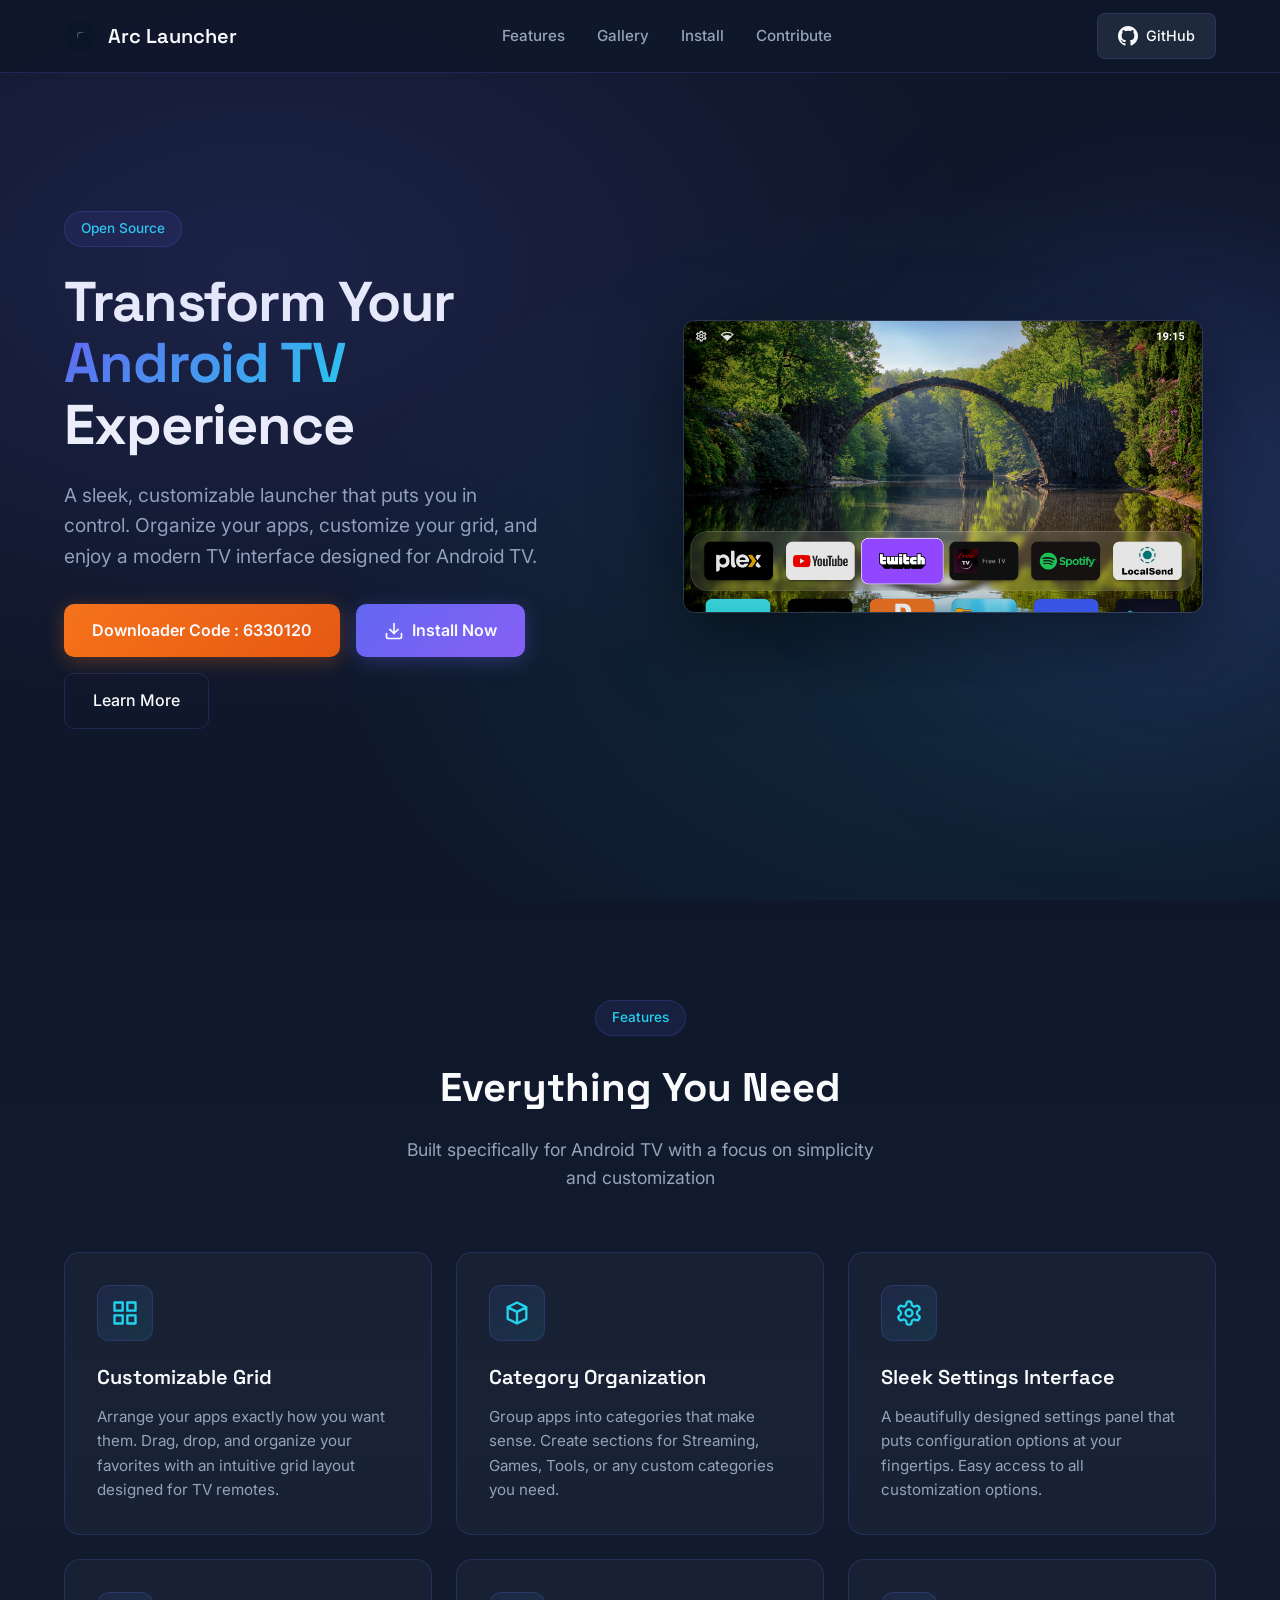
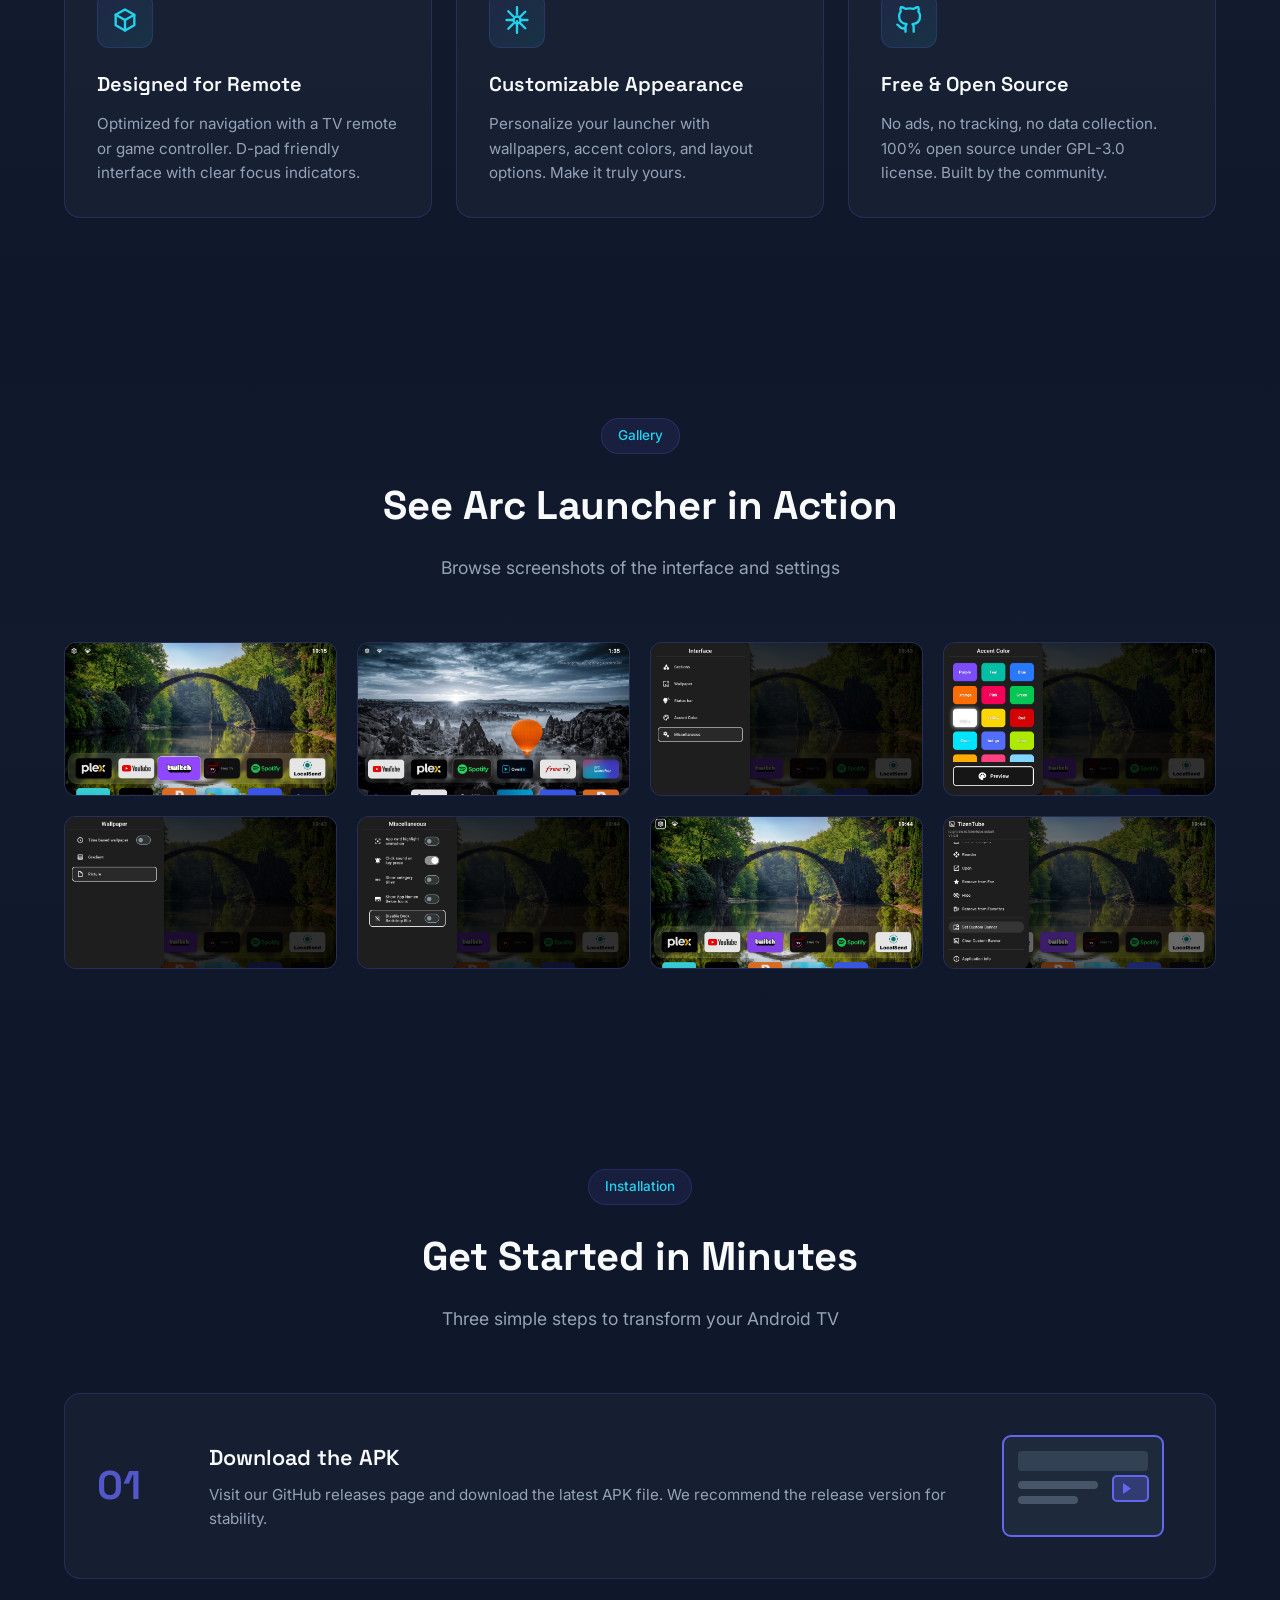
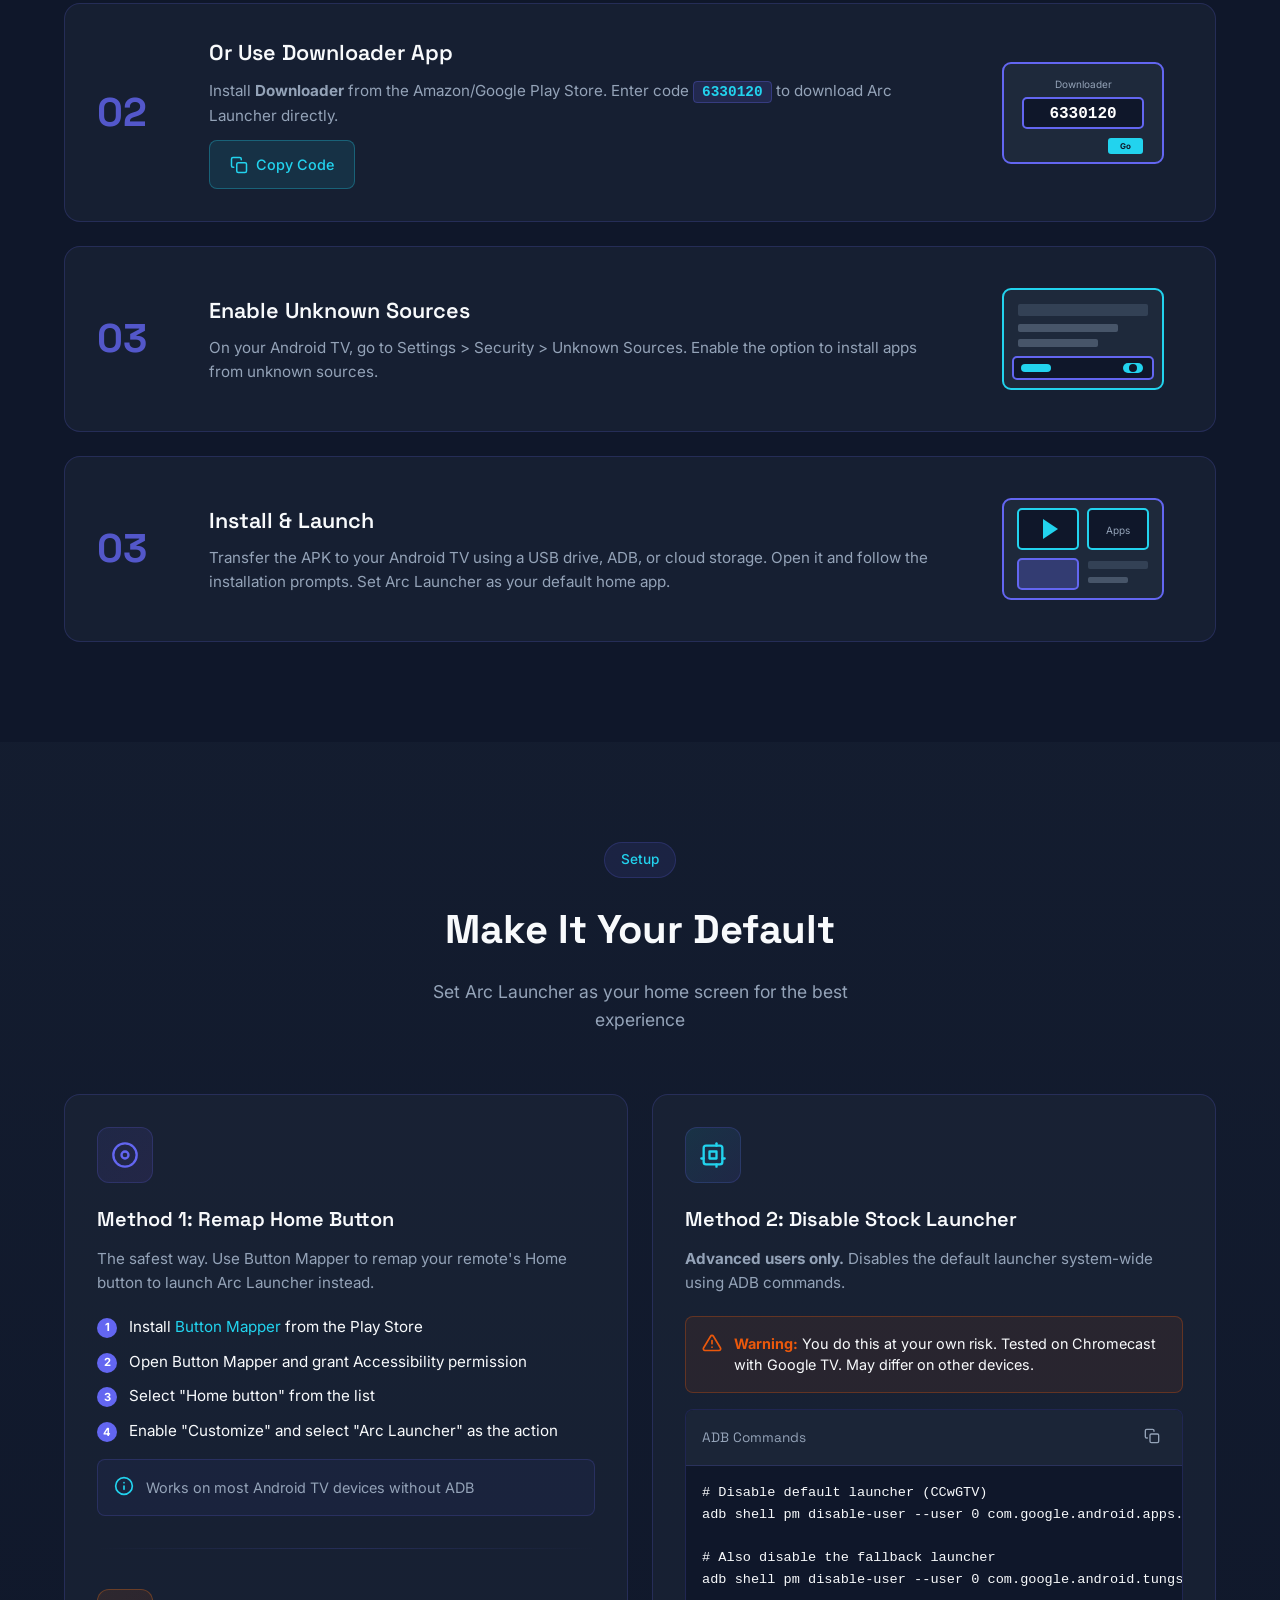
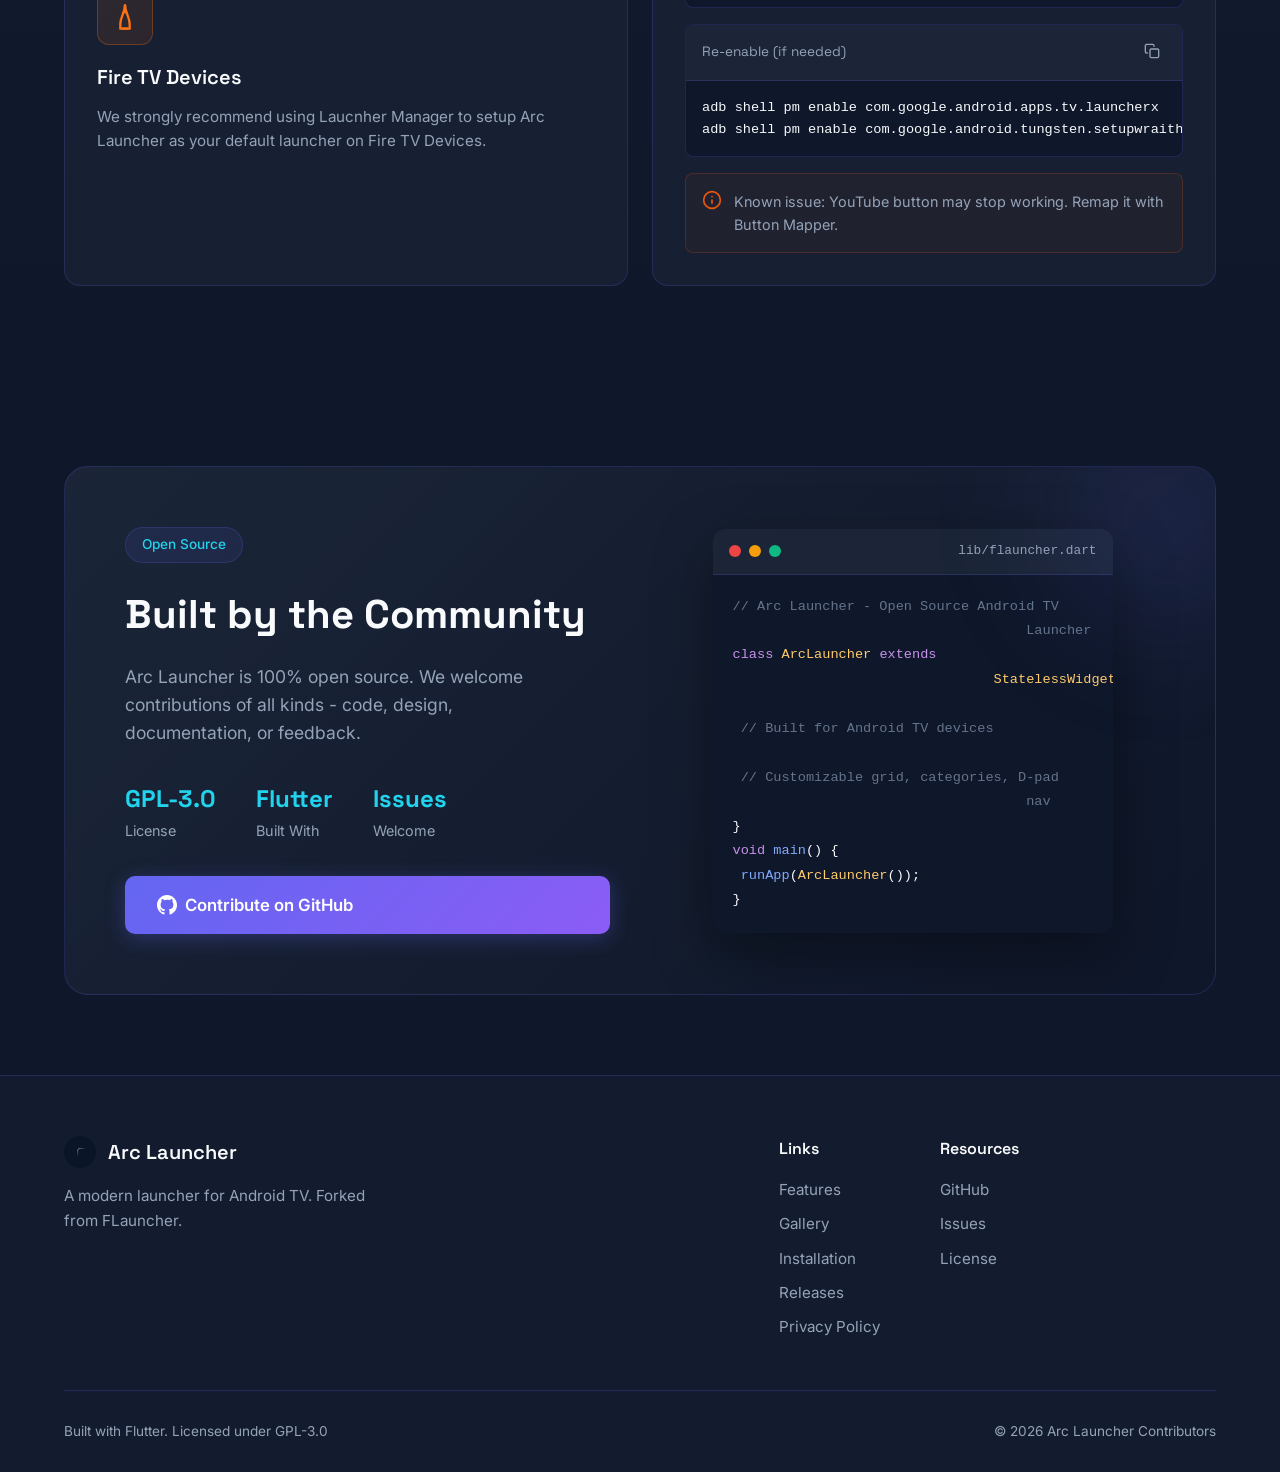
<file: docs/index.html>
<!DOCTYPE html>
<html lang="en">

<head>
    <meta charset="UTF-8">
    <meta name="viewport" content="width=device-width, initial-scale=1.0">
    <title>Arc Launcher - Transform Your Android TV Experience</title>
    <link rel="preconnect" href="https://fonts.googleapis.com">
    <link rel="preconnect" href="https://fonts.gstatic.com" crossorigin>
    <link
        href="https://fonts.googleapis.com/css2?family=Inter:wght@400;500;600&family=Space+Grotesk:wght@500;600;700&display=swap"
        rel="stylesheet">
    <link rel="stylesheet" href="styles.css">
    <link rel="icon" href="icon.png" type="image/png">
</head>

<body>
    <!-- Navigation -->
    <header class="navbar">
        <div class="container">
            <div class="nav-content">
                <a href="#" class="logo">
                    <img src="icon.png" alt="Arc Launcher" class="logo-icon">
                    Arc Launcher
                </a>
                <nav class="nav-links">
                    <a href="#features">Features</a>
                    <a href="#gallery">Gallery</a>
                    <a href="#install">Install</a>
                    <a href="#contribute">Contribute</a>
                </nav>
                <a href="https://github.com/meddouribadis/arclauncher" target="_blank" rel="noopener" class="btn-github"
                    aria-label="View on GitHub">
                    <svg class="icon-github" viewBox="0 0 24 24" fill="currentColor">
                        <path
                            d="M12 0C5.374 0 0 5.373 0 12c0 5.302 3.438 9.8 8.207 11.387.599.111.793-.261.793-.577v-2.234c-3.338.726-4.033-1.416-4.033-1.416-.546-1.387-1.333-1.756-1.333-1.756-1.089-.745.083-.729.083-.729 1.205.084 1.839 1.237 1.839 1.237 1.07 1.834 2.807 1.304 3.492.997.107-.775.418-1.305.762-1.604-2.665-.305-5.467-1.334-5.467-5.931 0-1.311.469-2.381 1.236-3.221-.124-.303-.535-1.524.117-3.176 0 0 1.008-.322 3.301 1.23A11.509 11.509 0 0112 5.803c1.02.005 2.047.138 3.006.404 2.291-1.552 3.297-1.23 3.297-1.23.653 1.653.242 2.874.118 3.176.77.84 1.235 1.911 1.235 3.221 0 4.609-2.807 5.624-5.479 5.921.43.372.823 1.102.823 2.222v3.293c0 .319.192.694.801.576C20.566 21.797 24 17.3 24 12c0-6.627-5.373-12-12-12z" />
                    </svg>
                    GitHub
                </a>
            </div>
        </div>
    </header>

    <!-- Hero Section -->
    <section class="hero" id="home">
        <div class="hero-bg"></div>
        <div class="hero-glow"></div>
        <div class="container">
            <div class="hero-content">
                <div class="hero-text">
                    <span class="hero-badge">Open Source</span>
                    <h1>Transform Your<br><span class="gradient-text">Android TV</span> Experience</h1>
                    <p class="hero-subtitle">A sleek, customizable launcher that puts you in control. Organize your
                        apps, customize your grid, and enjoy a modern TV interface designed for Android TV.</p>
                    <div class="hero-ctas">
                        <btn href="#install" class="btn-orange">
                            Downloader Code : 6330120
                        </btn>
                        <a href="#install" class="btn-primary">
                            <svg class="icon-download" viewBox="0 0 24 24" fill="none" stroke="currentColor"
                                stroke-width="2" stroke-linecap="round" stroke-linejoin="round">
                                <path d="M21 15v4a2 2 0 0 1-2 2H5a2 2 0 0 1-2-2v-4" />
                                <polyline points="7 10 12 15 17 10" />
                                <line x1="12" y1="15" x2="12" y2="3" />
                            </svg>
                            Install Now
                        </a>
                        <a href="#features" class="btn-secondary">Learn More</a>
                    </div>
                </div>
                <div class="hero-visual">
                    <div class="hero-screen">
                        <img src="images/screen.png" alt="Arc Launcher Main Screen" loading="eager">
                        <div class="screen-glow"></div>
                    </div>
                </div>
            </div>
        </div>
    </section>

    <!-- Features Section -->
    <section class="features" id="features">
        <div class="container">
            <div class="section-header">
                <span class="section-badge">Features</span>
                <h2>Everything You Need</h2>
                <p class="section-subtitle">Built specifically for Android TV with a focus on simplicity and
                    customization</p>
            </div>
            <div class="features-grid">
                <div class="feature-card">
                    <div class="feature-icon">
                        <svg viewBox="0 0 24 24" fill="none" stroke="currentColor" stroke-width="2"
                            stroke-linecap="round" stroke-linejoin="round">
                            <rect x="3" y="3" width="7" height="7" />
                            <rect x="14" y="3" width="7" height="7" />
                            <rect x="14" y="14" width="7" height="7" />
                            <rect x="3" y="14" width="7" height="7" />
                        </svg>
                    </div>
                    <h3>Customizable Grid</h3>
                    <p>Arrange your apps exactly how you want them. Drag, drop, and organize your favorites with an
                        intuitive grid layout designed for TV remotes.</p>
                </div>
                <div class="feature-card">
                    <div class="feature-icon">
                        <svg viewBox="0 0 24 24" fill="none" stroke="currentColor" stroke-width="2"
                            stroke-linecap="round" stroke-linejoin="round">
                            <path d="M20 7l-8-4-8 4m16 0l-8 4m8-4v10l-8 4m0-10L4 7m8 4v10M4 7v10l8 4" />
                        </svg>
                    </div>
                    <h3>Category Organization</h3>
                    <p>Group apps into categories that make sense. Create sections for Streaming, Games, Tools, or any
                        custom categories you need.</p>
                </div>
                <div class="feature-card">
                    <div class="feature-icon">
                        <svg viewBox="0 0 24 24" fill="none" stroke="currentColor" stroke-width="2"
                            stroke-linecap="round" stroke-linejoin="round">
                            <path
                                d="M12.22 2h-.44a2 2 0 0 0-2 2v.18a2 2 0 0 1-1 1.73l-.43.25a2 2 0 0 1-2 0l-.15-.08a2 2 0 0 0-2.73.73l-.22.38a2 2 0 0 0 .73 2.73l.15.1a2 2 0 0 1 1 1.72v.51a2 2 0 0 1-1 1.74l-.15.09a2 2 0 0 0-.73 2.73l.22.38a2 2 0 0 0 2.73.73l.15-.08a2 2 0 0 1 2 0l.43.25a2 2 0 0 1 1 1.73V20a2 2 0 0 0 2 2h.44a2 2 0 0 0 2-2v-.18a2 2 0 0 1 1-1.73l.43-.25a2 2 0 0 1 2 0l.15.08a2 2 0 0 0 2.73-.73l.22-.38a2 2 0 0 0-.73-2.73l-.15-.1a2 2 0 0 1-1-1.72v-.51a2 2 0 0 1 1-1.74l.15-.09a2 2 0 0 0 .73-2.73l-.22-.38a2 2 0 0 0-2.73-.73l-.15.08a2 2 0 0 1-2 0l-.43-.25a2 2 0 0 1-1-1.73V4a2 2 0 0 0-2-2z" />
                            <circle cx="12" cy="12" r="3" />
                        </svg>
                    </div>
                    <h3>Sleek Settings Interface</h3>
                    <p>A beautifully designed settings panel that puts configuration options at your fingertips. Easy
                        access to all customization options.</p>
                </div>
                <div class="feature-card">
                    <div class="feature-icon">
                        <svg viewBox="0 0 24 24" fill="none" stroke="currentColor" stroke-width="2"
                            stroke-linecap="round" stroke-linejoin="round">
                            <path d="M12 3L20 7.5V16.5L12 21L4 16.5V7.5L12 3Z" />
                            <path d="M12 12L20 7.5" />
                            <path d="M12 12V21" />
                            <path d="M12 12L4 7.5" />
                        </svg>
                    </div>
                    <h3>Designed for Remote</h3>
                    <p>Optimized for navigation with a TV remote or game controller. D-pad friendly interface with clear
                        focus indicators.</p>
                </div>
                <div class="feature-card">
                    <div class="feature-icon">
                        <svg viewBox="0 0 24 24" fill="none" stroke="currentColor" stroke-width="2"
                            stroke-linecap="round" stroke-linejoin="round">
                            <circle cx="12" cy="12" r="3" />
                            <path d="M12 1v6m0 6v10" />
                            <path d="M21 12h-6m-6 0H3" />
                            <path d="M19.07 4.93l-4.24 4.24m-6.06 6.06l-4.24 4.24" />
                            <path d="M19.07 19.07l-4.24-4.24m-6.06-6.06l-4.24-4.24" />
                        </svg>
                    </div>
                    <h3>Customizable Appearance</h3>
                    <p>Personalize your launcher with wallpapers, accent colors, and layout options. Make it truly
                        yours.</p>
                </div>
                <div class="feature-card">
                    <div class="feature-icon">
                        <svg viewBox="0 0 24 24" fill="none" stroke="currentColor" stroke-width="2"
                            stroke-linecap="round" stroke-linejoin="round">
                            <path
                                d="M9 19c-5 1.5-5-2.5-7-3m14 6v-3.87a3.37 3.37 0 0 0-.94-2.61c3.14-.35 6.4-1.54 6.4-7A5.44 5.44 0 0 0 20 4.77 5.07 5.07 0 0 0 19.91 1S18.73.65 16 2.48a13.38 13.38 0 0 0-7 0C6.27.65 5.09 1 5.09 1A5.07 5.07 0 0 0 5 4.77a5.44 5.44 0 0 0-1.5 3.78c0 5.42 3.3 6.61 6.44 7A3.37 3.37 0 0 0 9 18.13V22" />
                        </svg>
                    </div>
                    <h3>Free & Open Source</h3>
                    <p>No ads, no tracking, no data collection. 100% open source under GPL-3.0 license. Built by the
                        community.</p>
                </div>
            </div>
        </div>
    </section>

    <!-- Gallery Section -->
    <section class="gallery" id="gallery">
        <div class="container">
            <div class="section-header">
                <span class="section-badge">Gallery</span>
                <h2>See Arc Launcher in Action</h2>
                <p class="section-subtitle">Browse screenshots of the interface and settings</p>
            </div>
            <div class="gallery-grid">
                <div class="gallery-item">
                    <img src="images/screen.png" alt="Arc Launcher Main Screen" loading="lazy">
                    <span class="gallery-caption">Home Screen</span>
                </div>
                <div class="gallery-item">
                    <img src="images/home.webp" alt="Arc Launcher Home View" loading="lazy">
                    <span class="gallery-caption">App Grid</span>
                </div>
                <div class="gallery-item">
                    <img src="images/screen_settings1.png" alt="Settings - Appearance" loading="lazy">
                    <span class="gallery-caption">Appearance</span>
                </div>
                <div class="gallery-item">
                    <img src="images/screen_settings2.png" alt="Settings - Categories" loading="lazy">
                    <span class="gallery-caption">Categories</span>
                </div>
                <div class="gallery-item">
                    <img src="images/screen_settings3.png" alt="Settings - Apps" loading="lazy">
                    <span class="gallery-caption">App Management</span>
                </div>
                <div class="gallery-item">
                    <img src="images/screen_settings4.png" alt="Settings - Wallpaper" loading="lazy">
                    <span class="gallery-caption">Wallpapers</span>
                </div>
                <div class="gallery-item">
                    <img src="images/screen_settings5.png" alt="Settings - Network" loading="lazy">
                    <span class="gallery-caption">Network</span>
                </div>
                <div class="gallery-item">
                    <img src="images/screen_settings6.png" alt="Settings - Advanced" loading="lazy">
                    <span class="gallery-caption">Advanced</span>
                </div>
            </div>
        </div>
    </section>

    <!-- Installation Section -->
    <section class="install" id="install">
        <div class="container">
            <div class="section-header">
                <span class="section-badge">Installation</span>
                <h2>Get Started in Minutes</h2>
                <p class="section-subtitle">Three simple steps to transform your Android TV</p>
            </div>
            <div class="install-steps">
                <div class="step">
                    <div class="step-number">01</div>
                    <div class="step-content">
                        <h3>Download the APK</h3>
                        <p>Visit our GitHub releases page and download the latest APK file. We recommend the release
                            version for stability.</p>
                    </div>
                    <div class="step-visual">
                        <svg viewBox="0 0 200 120" fill="none" xmlns="http://www.w3.org/2000/svg">
                            <rect x="20" y="10" width="160" height="100" rx="8" fill="#1E293B" stroke="#6366F1"
                                stroke-width="2" />
                            <rect x="35" y="25" width="130" height="20" rx="4" fill="#334155" />
                            <rect x="35" y="55" width="80" height="8" rx="4" fill="#475569" />
                            <rect x="35" y="70" width="60" height="8" rx="4" fill="#475569" />
                            <rect x="130" y="50" width="35" height="25" rx="4" fill="#6366F1" fill-opacity="0.3"
                                stroke="#6366F1" stroke-width="2" />
                            <path d="M140 57v11l8-5.5-8-5.5z" fill="#6366F1" />
                        </svg>
                    </div>
                </div>
                <div class="step">
                    <div class="step-number">02</div>
                    <div class="step-content">
                        <h3>Or Use Downloader App</h3>
                        <p>Install <strong>Downloader</strong> from the Amazon/Google Play Store. Enter code <span
                                class="code-highlight">6330120</span> to download Arc Launcher directly.</p> <a href="#"
                            class="btn-downloader"
                            onclick="navigator.clipboard.writeText('6330120'); this.textContent='Copied!'; setTimeout(() => this.textContent='Copy Code', 2000); return false;">
                            <svg viewBox="0 0 24 24" fill="none" stroke="currentColor" stroke-width="2"
                                stroke-linecap="round" stroke-linejoin="round">
                                <rect x="9" y="9" width="13" height="13" rx="2" ry="2" />
                                <path d="M5 15H4a2 2 0 0 1-2-2V4a2 2 0 0 1 2-2h9a2 2 0 0 1 2 2v1" />
                            </svg> Copy Code </a>
                    </div>
                    <div class="step-visual"><svg viewBox="0 0 200 120" fill="none">
                            <rect x="20" y="10" width="160" height="100" rx="8" fill="#1E293B" stroke="#6366F1"
                                stroke-width="2" /><text x="100" y="35" fill="#94A3B8" font-size="10"
                                text-anchor="middle">Downloader</text>
                            <rect x="40" y="45" width="120" height="30" rx="4" fill="#0F172A" stroke="#6366F1"
                                stroke-width="2" /><text x="100" y="65" fill="#fff" font-size="16"
                                font-family="monospace" font-weight="bold" text-anchor="middle">6330120</text>
                            <rect x="125" y="85" width="35" height="16" rx="3" fill="#22D3EE" /><text x="142" y="96"
                                fill="#0F172A" font-size="8" font-weight="bold" text-anchor="middle">Go</text>
                        </svg></div>
                </div>
                <div class="step">
                    <div class="step-number">03</div>
                    <div class="step-content">
                        <h3>Enable Unknown Sources</h3>
                        <p>On your Android TV, go to Settings > Security > Unknown Sources. Enable the option to install
                            apps from unknown sources.</p>
                    </div>
                    <div class="step-visual">
                        <svg viewBox="0 0 200 120" fill="none" xmlns="http://www.w3.org/2000/svg">
                            <rect x="20" y="10" width="160" height="100" rx="8" fill="#1E293B" stroke="#22D3EE"
                                stroke-width="2" />
                            <rect x="35" y="25" width="130" height="12" rx="2" fill="#334155" />
                            <rect x="35" y="45" width="100" height="8" rx="2" fill="#475569" />
                            <rect x="35" y="60" width="80" height="8" rx="2" fill="#475569" />
                            <rect x="30" y="78" width="140" height="22" rx="4" fill="#0F172A" stroke="#6366F1"
                                stroke-width="2" />
                            <rect x="38" y="85" width="30" height="8" rx="4" fill="#22D3EE" />
                            <rect x="140" y="84" width="20" height="10" rx="5" fill="#22D3EE" />
                            <circle cx="150" cy="89" r="4" fill="#0F172A" />
                        </svg>
                    </div>
                </div>
                <div class="step">
                    <div class="step-number">03</div>
                    <div class="step-content">
                        <h3>Install & Launch</h3>
                        <p>Transfer the APK to your Android TV using a USB drive, ADB, or cloud storage. Open it and
                            follow the installation prompts. Set Arc Launcher as your default home app.</p>
                    </div>
                    <div class="step-visual">
                        <svg viewBox="0 0 200 120" fill="none" xmlns="http://www.w3.org/2000/svg">
                            <rect x="20" y="10" width="160" height="100" rx="8" fill="#1E293B" stroke="#6366F1"
                                stroke-width="2" />
                            <rect x="35" y="20" width="60" height="40" rx="4" fill="#0F172A" stroke="#22D3EE"
                                stroke-width="2" />
                            <rect x="105" y="20" width="60" height="40" rx="4" fill="#0F172A" stroke="#22D3EE"
                                stroke-width="2" />
                            <rect x="35" y="70" width="60" height="30" rx="4" fill="#6366F1" fill-opacity="0.3"
                                stroke="#6366F1" stroke-width="2" />
                            <rect x="105" y="72" width="60" height="8" rx="2" fill="#334155" />
                            <rect x="105" y="88" width="40" height="6" rx="2" fill="#475569" />
                            <path d="M60 30l15 10-15 10V30z" fill="#22D3EE" />
                            <text x="135" y="45" fill="#94A3B8" font-size="10" text-anchor="middle">Apps</text>
                        </svg>
                    </div>
                </div>
            </div>
        </div>
    </section>

    <!-- Set Default Launcher Section -->
    <section class="set-default" id="setup">
        <div class="container">
            <div class="section-header">
                <span class="section-badge">Setup</span>
                <h2>Make It Your Default</h2>
                <p class="section-subtitle">Set Arc Launcher as your home screen for the best experience</p>
            </div>
            <div class="setup-methods">
                <div class="setup-card">
                    <div class="setup-icon method-1">
                        <svg viewBox="0 0 24 24" fill="none" stroke="currentColor" stroke-width="2"
                            stroke-linecap="round" stroke-linejoin="round">
                            <path d="M12 2C6.48 2 2 6.48 2 12s4.48 10 10 10 10-4.48 10-10S17.52 2 12 2z" />
                            <circle cx="12" cy="12" r="3" />
                        </svg>
                    </div>
                    <h3>Method 1: Remap Home Button</h3>
                    <p class="setup-desc">The safest way. Use Button Mapper to remap your remote's Home button to launch
                        Arc Launcher instead.</p>
                    <ol class="setup-steps">
                        <li>Install <a href="https://play.google.com/store/apps/details?id=flar2.homebutton"
                                target="_blank" rel="noopener">Button Mapper</a> from the Play Store</li>
                        <li>Open Button Mapper and grant Accessibility permission</li>
                        <li>Select "Home button" from the list</li>
                        <li>Enable "Customize" and select "Arc Launcher" as the action</li>
                    </ol>
                    <div class="setup-note">
                        <svg viewBox="0 0 24 24" fill="none" stroke="currentColor" stroke-width="2"
                            stroke-linecap="round" stroke-linejoin="round">
                            <circle cx="12" cy="12" r="10" />
                            <path d="M12 16v-4" />
                            <path d="M12 8h.01" />
                        </svg>
                        <span>Works on most Android TV devices without ADB</span>
                    </div>

                    <hr class="setup-divider">

                    <div class="fire-tv-section">
                        <div class="setup-icon fire-tv">
                            <svg viewBox="0 0 24 24" fill="none" stroke="currentColor" stroke-width="2"
                                stroke-linecap="round" stroke-linejoin="round">
                                <path d="M12 2c0 6-4 10-4 16v4h8v-4c0-6-4-10-4-16z" />
                                <path d="M10 22h4" />
                                <path d="M12 2v6" />
                            </svg>
                        </div>
                        <h3>Fire TV Devices</h3>
                        <p class="setup-desc">We strongly recommend using Laucnher Manager to setup Arc Launcher as your default launcher on Fire TV Devices.</p>
                    </div>
                </div>

                <div class="setup-card">
                    <div class="setup-icon method-2">
                        <svg viewBox="0 0 24 24" fill="none" stroke="currentColor" stroke-width="2"
                            stroke-linecap="round" stroke-linejoin="round">
                            <rect x="4" y="4" width="16" height="16" rx="2" ry="2" />
                            <rect x="9" y="9" width="6" height="6" />
                            <path d="M15 2v2" />
                            <path d="M15 20v2" />
                            <path d="M20 15h2" />
                            <path d="M2 15h2" />
                        </svg>
                    </div>
                    <h3>Method 2: Disable Stock Launcher</h3>
                    <p class="setup-desc"><strong>Advanced users only.</strong> Disables the default launcher
                        system-wide using ADB commands.</p>
                    <div class="warning-box">
                        <svg viewBox="0 0 24 24" fill="none" stroke="currentColor" stroke-width="2"
                            stroke-linecap="round" stroke-linejoin="round">
                            <path
                                d="M10.29 3.86L1.82 18a2 2 0 0 0 1.71 3h16.94a2 2 0 0 0 1.71-3L13.71 3.86a2 2 0 0 0-3.42 0z" />
                            <path d="M12 9v4" />
                            <path d="M12 17h.01" />
                        </svg>
                        <div>
                            <strong>Warning:</strong> You do this at your own risk. Tested on Chromecast with Google TV.
                            May differ on other devices.
                        </div>
                    </div>
                    <div class="code-block">
                        <div class="code-header">
                            <span>ADB Commands</span>
                            <button class="btn-copy" onclick="copyCode(this)">
                                <svg viewBox="0 0 24 24" fill="none" stroke="currentColor" stroke-width="2"
                                    stroke-linecap="round" stroke-linejoin="round">
                                    <rect x="9" y="9" width="13" height="13" rx="2" ry="2" />
                                    <path d="M5 15H4a2 2 0 0 1-2-2V4a2 2 0 0 1 2-2h9a2 2 0 0 1 2 2v1" />
                                </svg>
                            </button>
                        </div>
                        <pre class="code-content"><code># Disable default launcher (CCwGTV)
adb shell pm disable-user --user 0 com.google.android.apps.tv.launcherx

# Also disable the fallback launcher
adb shell pm disable-user --user 0 com.google.android.tungsten.setupwraith</code></pre>
                    </div>
                    <div class="code-block">
                        <div class="code-header">
                            <span>Re-enable (if needed)</span>
                            <button class="btn-copy" onclick="copyCode(this)">
                                <svg viewBox="0 0 24 24" fill="none" stroke="currentColor" stroke-width="2"
                                    stroke-linecap="round" stroke-linejoin="round">
                                    <rect x="9" y="9" width="13" height="13" rx="2" ry="2" />
                                    <path d="M5 15H4a2 2 0 0 1-2-2V4a2 2 0 0 1 2-2h9a2 2 0 0 1 2 2v1" />
                                </svg>
                            </button>
                        </div>
                        <pre class="code-content"><code>adb shell pm enable com.google.android.apps.tv.launcherx
adb shell pm enable com.google.android.tungsten.setupwraith</code></pre>
                    </div>
                    <div class="setup-note warning">
                        <svg viewBox="0 0 24 24" fill="none" stroke="currentColor" stroke-width="2"
                            stroke-linecap="round" stroke-linejoin="round">
                            <circle cx="12" cy="12" r="10" />
                            <path d="M12 16v-4" />
                            <path d="M12 8h.01" />
                        </svg>
                        <span>Known issue: YouTube button may stop working. Remap it with Button Mapper.</span>
                    </div>
                </div>
            </div>
    </section>

    <!-- Contribute Section -->
    <section class="contribute" id="contribute">
        <div class="container">
            <div class="contribute-card">
                <div class="contribute-content">
                    <div class="section-header">
                        <span class="section-badge">Open Source</span>
                        <h2>Built by the Community</h2>
                        <p class="section-subtitle">Arc Launcher is 100% open source. We welcome contributions of all
                            kinds - code, design, documentation, or feedback.</p>
                    </div>
                    <div class="contribute-stats">
                        <div class="stat">
                            <span class="stat-value">GPL-3.0</span>
                            <span class="stat-label">License</span>
                        </div>
                        <div class="stat">
                            <span class="stat-value">Flutter</span>
                            <span class="stat-label">Built With</span>
                        </div>
                        <div class="stat">
                            <span class="stat-value">Issues</span>
                            <span class="stat-label">Welcome</span>
                        </div>
                    </div>
                    <a href="https://github.com/meddouribadis/arclauncher" target="_blank" rel="noopener"
                        class="btn-primary btn-large">
                        <svg class="icon-github" viewBox="0 0 24 24" fill="currentColor">
                            <path
                                d="M12 0C5.374 0 0 5.373 0 12c0 5.302 3.438 9.8 8.207 11.387.599.111.793-.261.793-.577v-2.234c-3.338.726-4.033-1.416-4.033-1.416-.546-1.387-1.333-1.756-1.333-1.756-1.089-.745.083-.729.083-.729 1.205.084 1.839 1.237 1.839 1.237 1.07 1.834 2.807 1.304 3.492.997.107-.775.418-1.305.762-1.604-2.665-.305-5.467-1.334-5.467-5.931 0-1.311.469-2.381 1.236-3.221-.124-.303-.535-1.524.117-3.176 0 0 1.008-.322 3.301 1.23A11.509 11.509 0 0112 5.803c1.02.005 2.047.138 3.006.404 2.291-1.552 3.297-1.23 3.297-1.23.653 1.653.242 2.874.118 3.176.77.84 1.235 1.911 1.235 3.221 0 4.609-2.807 5.624-5.479 5.921.43.372.823 1.102.823 2.222v3.293c0 .319.192.694.801.576C20.566 21.797 24 17.3 24 12c0-6.627-5.373-12-12-12z" />
                        </svg>
                        Contribute on GitHub
                    </a>
                </div>
                <div class="contribute-visual">
                    <div class="code-preview">
                        <div class="code-header">
                            <span class="code-dot"></span>
                            <span class="code-dot"></span>
                            <span class="code-dot"></span>
                            <span class="code-filename">lib/flauncher.dart</span>
                        </div>
                        <div class="code-content">
                            <div class="code-line"><span class="code-comment">// Arc Launcher - Open Source Android TV
                                    Launcher</span></div>
                            <div class="code-line"><span class="code-keyword">class</span> <span
                                    class="code-class">ArcLauncher</span> <span class="code-keyword">extends</span>
                                <span class="code-class">StatelessWidget</span> {
                            </div>
                            <div class="code-line"> <span class="code-comment">// Built for Android TV devices</span>
                            </div>
                            <div class="code-line"> <span class="code-comment">// Customizable grid, categories, D-pad
                                    nav</span></div>
                            <div class="code-line">}</div>
                            <div class="code-line"><span class="code-keyword">void</span> <span
                                    class="code-function">main</span>() {</div>
                            <div class="code-line"> <span class="code-function">runApp</span>(<span
                                    class="code-class">ArcLauncher</span>());</div>
                            <div class="code-line">}</div>
                        </div>
                    </div>
                </div>
            </div>
        </div>
    </section>

    <!-- Footer -->
    <footer class="footer">
        <div class="container">
            <div class="footer-content">
                <div class="footer-brand">
                    <div class="logo">
                        <img src="icon.png" alt="Arc Launcher" class="logo-icon">
                        Arc Launcher
                    </div>
                    <p>A modern launcher for Android TV. Forked from FLauncher.</p>
                </div>
                <div class="footer-links">
                    <div class="footer-group">
                        <h4>Links</h4>
                        <a href="#features">Features</a>
                        <a href="#gallery">Gallery</a>
                        <a href="#install">Installation</a>
                        <a href="https://github.com/meddouribadis/arclauncher/releases" target="_blank"
                            rel="noopener">Releases</a> <a href="privacy.html">Privacy Policy</a>
                    </div>
                    <div class="footer-group">
                        <h4>Resources</h4>
                        <a href="https://github.com/meddouribadis/arclauncher" target="_blank" rel="noopener">GitHub</a>
                        <a href="https://github.com/meddouribadis/arclauncher/issues" target="_blank"
                            rel="noopener">Issues</a>
                        <a href="https://github.com/meddouribadis/arclauncher/blob/main/LICENSE" target="_blank"
                            rel="noopener">License</a>
                    </div>
                </div>
            </div>
            <div class="footer-bottom">
                <p>Built with Flutter. Licensed under GPL-3.0</p>
                <p>&copy; 2026 Arc Launcher Contributors</p>
            </div>
        </div>
    </footer>

    <script src="script.js"></script>
</body>

</html>
</file>
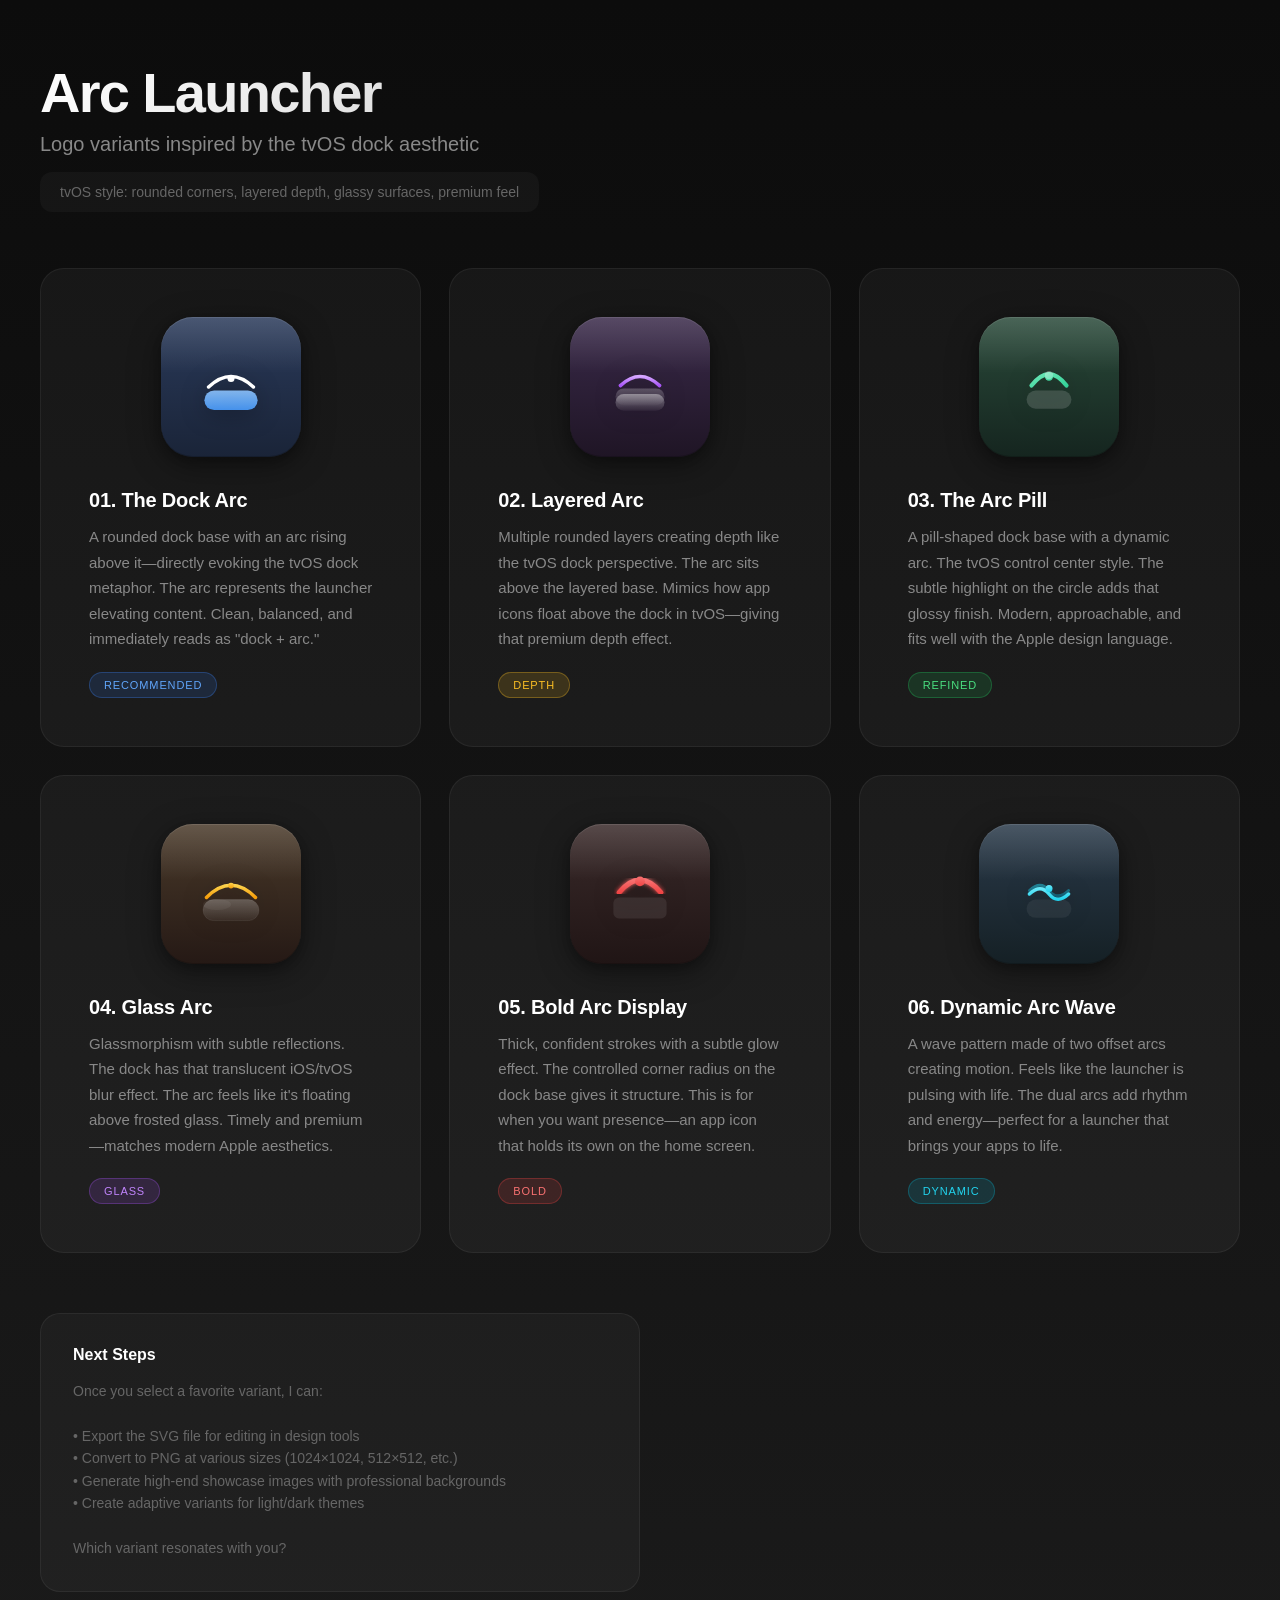
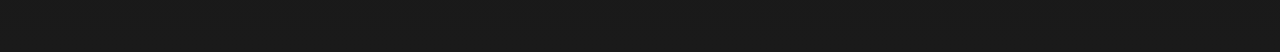
<file: logo_variants.html>
<!DOCTYPE html>
<html lang="en">
<head>
    <meta charset="UTF-8">
    <meta name="viewport" content="width=device-width, initial-scale=1.0">
    <title>Arc Launcher — tvOS Style Logo Variants</title>
    <style>
        * { margin: 0; padding: 0; box-sizing: border-box; }
        body {
            font-family: -apple-system, BlinkMacSystemFont, 'SF Pro Display', 'Segoe UI', sans-serif;
            background: linear-gradient(180deg, #0c0c0c 0%, #1a1a1a 100%);
            color: #fff;
            min-height: 100vh;
            padding: 60px 40px;
        }
        h1 {
            font-size: 56px;
            font-weight: 700;
            letter-spacing: -0.03em;
            margin-bottom: 8px;
            background: linear-gradient(135deg, #fff 0%, #a0a0a0 100%);
            -webkit-background-clip: text;
            -webkit-text-fill-color: transparent;
        }
        .subtitle {
            color: #888;
            font-size: 20px;
            font-weight: 400;
            margin-bottom: 16px;
        }
        .style-note {
            color: #666;
            font-size: 14px;
            margin-bottom: 56px;
            padding: 12px 20px;
            background: rgba(255,255,255,0.03);
            border-radius: 12px;
            display: inline-block;
        }
        .grid {
            display: grid;
            grid-template-columns: repeat(auto-fit, minmax(320px, 1fr));
            gap: 28px;
            max-width: 1600px;
        }
        .variant {
            background: rgba(255,255,255,0.04);
            border: 1px solid rgba(255,255,255,0.06);
            border-radius: 24px;
            padding: 48px;
            transition: all 0.4s cubic-bezier(0.4, 0, 0.2, 1);
            cursor: pointer;
            position: relative;
            overflow: hidden;
        }
        .variant::before {
            content: '';
            position: absolute;
            inset: 0;
            background: radial-gradient(ellipse at top, rgba(255,255,255,0.08) 0%, transparent 50%);
            opacity: 0;
            transition: opacity 0.4s ease;
        }
        .variant:hover {
            background: rgba(255,255,255,0.06);
            border-color: rgba(255,255,255,0.1);
            transform: translateY(-6px);
            box-shadow: 0 20px 40px rgba(0,0,0,0.4);
        }
        .variant:hover::before {
            opacity: 1;
        }
        .logo-container {
            width: 140px;
            height: 140px;
            margin: 0 auto 32px;
            display: flex;
            align-items: center;
            justify-content: center;
            border-radius: 32px;
            background: linear-gradient(180deg, rgba(60,60,70,0.4) 0%, rgba(40,40,50,0.3) 100%);
            box-shadow:
                inset 0 1px 0 rgba(255,255,255,0.1),
                inset 0 -1px 0 rgba(0,0,0,0.2),
                0 8px 32px rgba(0,0,0,0.4),
                0 4px 8px rgba(0,0,0,0.2);
            position: relative;
        }
        .logo-container::before {
            content: '';
            position: absolute;
            inset: 0;
            border-radius: 32px;
            background: linear-gradient(180deg, rgba(255,255,255,0.15) 0%, transparent 40%);
            pointer-events: none;
        }
        .logo-container svg {
            width: 70px;
            height: 70px;
            filter: drop-shadow(0 4px 12px rgba(0,0,0,0.3));
        }
        .variant h3 {
            font-size: 20px;
            font-weight: 600;
            margin-bottom: 12px;
            letter-spacing: -0.01em;
        }
        .rationale {
            color: #888;
            font-size: 15px;
            line-height: 1.7;
        }
        .label {
            display: inline-block;
            font-size: 11px;
            font-weight: 500;
            text-transform: uppercase;
            letter-spacing: 0.08em;
            padding: 6px 14px;
            border-radius: 20px;
            margin-top: 20px;
            border: 1px solid rgba(255,255,255,0.1);
        }
        .label.recommended { background: rgba(59,130,246,0.15); color: #60a5fa; border-color: rgba(59,130,246,0.3); }
        .label.refined { background: rgba(34,197,94,0.15); color: #4ade80; border-color: rgba(34,197,94,0.3); }
        .label.bold { background: rgba(239,68,68,0.15); color: #f87171; border-color: rgba(239,68,68,0.3); }
        .label.glass { background: rgba(168,85,247,0.15); color: #c084fc; border-color: rgba(168,85,247,0.3); }
        .label.depth { background: rgba(251,191,36,0.15); color: #fbbf24; border-color: rgba(251,191,36,0.3); }
        .label.dynamic { background: rgba(6,182,212,0.15); color: #22d3ee; border-color: rgba(6,182,212,0.3); }

        /* Export button styling */
        .export-section {
            margin-top: 60px;
            padding: 32px;
            background: rgba(255,255,255,0.03);
            border-radius: 20px;
            border: 1px solid rgba(255,255,255,0.06);
            max-width: 600px;
        }
        .export-section h4 {
            font-size: 16px;
            font-weight: 600;
            margin-bottom: 16px;
            color: #fff;
        }
        .export-section p {
            color: #666;
            font-size: 14px;
            line-height: 1.6;
        }
    </style>
</head>
<body>
    <h1>Arc Launcher</h1>
    <p class="subtitle">Logo variants inspired by the tvOS dock aesthetic</p>
    <p class="style-note">tvOS style: rounded corners, layered depth, glassy surfaces, premium feel</p>

    <div class="grid">
        <!-- Variant 1: The Dock Arc (Recommended) -->
        <div class="variant">
            <div class="logo-container" style="background: linear-gradient(180deg, #2a3a5a 0%, #1a2438 100%);">
                <svg viewBox="0 0 100 100">
                    <defs>
                        <linearGradient id="arc1" x1="0%" y1="0%" x2="0%" y2="100%">
                            <stop offset="0%" style="stop-color:#8ec4ff"/>
                            <stop offset="100%" style="stop-color:#4a9eff"/>
                        </linearGradient>
                    </defs>
                    <rect x="12" y="55" width="76" height="28" rx="14" fill="url(#arc1)" opacity="0.9"/>
                    <path d="M 18 50 Q 50 20, 82 50" fill="none" stroke="#fff" stroke-width="5" stroke-linecap="round"/>
                    <circle cx="50" cy="38" r="5" fill="#fff"/>
                </svg>
            </div>
            <h3>01. The Dock Arc</h3>
            <p class="rationale">A rounded dock base with an arc rising above it—directly evoking the tvOS dock metaphor. The arc represents the launcher elevating content. Clean, balanced, and immediately reads as "dock + arc."</p>
            <span class="label recommended">Recommended</span>
        </div>

        <!-- Variant 2: Layered Arc -->
        <div class="variant">
            <div class="logo-container" style="background: linear-gradient(180deg, #3a2a4a 0%, #1f1525 100%);">
                <svg viewBox="0 0 100 100">
                    <defs>
                        <linearGradient id="layer1" x1="0%" y1="0%" x2="0%" y2="100%">
                            <stop offset="0%" style="stop-color:rgba(255,255,255,0.4)"/>
                            <stop offset="100%" style="stop-color:rgba(255,255,255,0.05)"/>
                        </linearGradient>
                        <linearGradient id="layer2" x1="0%" y1="0%" x2="0%" y2="100%">
                            <stop offset="0%" style="stop-color:#d4a5ff"/>
                            <stop offset="100%" style="stop-color:#a855f7"/>
                        </linearGradient>
                    </defs>
                    <rect x="15" y="60" width="70" height="24" rx="12" fill="url(#layer1)"/>
                    <rect x="15" y="52" width="70" height="24" rx="12" fill="url(#layer1)" opacity="0.6"/>
                    <path d="M 22 48 Q 50 22, 78 48" fill="none" stroke="url(#layer2)" stroke-width="5" stroke-linecap="round"/>
                </svg>
            </div>
            <h3>02. Layered Arc</h3>
            <p class="rationale">Multiple rounded layers creating depth like the tvOS dock perspective. The arc sits above the layered base. Mimics how app icons float above the dock in tvOS—giving that premium depth effect.</p>
            <span class="label depth">Depth</span>
        </div>

        <!-- Variant 3: The Arc Pill -->
        <div class="variant">
            <div class="logo-container" style="background: linear-gradient(180deg, #2a4a3a 0%, #15251f 100%);">
                <svg viewBox="0 0 100 100">
                    <defs>
                        <linearGradient id="pill" x1="0%" y1="0%" x2="100%" y2="100%">
                            <stop offset="0%" style="stop-color:#6ee7b7"/>
                            <stop offset="100%" style="stop-color:#34d399"/>
                        </linearGradient>
                    </defs>
                    <rect x="18" y="55" width="64" height="26" rx="13" fill="rgba(255,255,255,0.15)"/>
                    <path d="M 25 48 Q 50 15, 75 48" fill="none" stroke="url(#pill)" stroke-width="6" stroke-linecap="round"/>
                    <circle cx="50" cy="35" r="6" fill="url(#pill)"/>
                    <circle cx="50" cy="35" r="6" fill="#fff" opacity="0.3" transform="translate(0, -2)"/>
                </svg>
            </div>
            <h3>03. The Arc Pill</h3>
            <p class="rationale">A pill-shaped dock base with a dynamic arc. The tvOS control center style. The subtle highlight on the circle adds that glossy finish. Modern, approachable, and fits well with the Apple design language.</p>
            <span class="label refined">Refined</span>
        </div>

        <!-- Variant 4: Glass Arc -->
        <div class="variant">
            <div class="logo-container" style="background: linear-gradient(180deg, #4a3a2a 0%, #251915 100%);">
                <svg viewBox="0 0 100 100">
                    <defs>
                        <linearGradient id="glass1" x1="0%" y1="0%" x2="0%" y2="100%">
                            <stop offset="0%" style="stop-color:rgba(255,255,255,0.25)"/>
                            <stop offset="100%" style="stop-color:rgba(255,255,255,0.05)"/>
                        </linearGradient>
                        <linearGradient id="glass2" x1="0%" y1="0%" x2="0%" y2="100%">
                            <stop offset="0%" style="stop-color:#fcd34d"/>
                            <stop offset="100%" style="stop-color:#f59e0b"/>
                        </linearGradient>
                    </defs>
                    <rect x="10" y="58" width="80" height="30" rx="15" fill="url(#glass1)" stroke="rgba(255,255,255,0.1)" stroke-width="1"/>
                    <path d="M 15 55 Q 50 20, 85 55" fill="none" stroke="url(#glass2)" stroke-width="5" stroke-linecap="round"/>
                    <circle cx="50" cy="38" r="4" fill="url(#glass2)"/>
                    <ellipse cx="30" cy="65" rx="20" ry="8" fill="rgba(255,255,255,0.05)"/>
                </svg>
            </div>
            <h3>04. Glass Arc</h3>
            <p class="rationale">Glassmorphism with subtle reflections. The dock has that translucent iOS/tvOS blur effect. The arc feels like it's floating above frosted glass. Timely and premium—matches modern Apple aesthetics.</p>
            <span class="label glass">Glass</span>
        </div>

        <!-- Variant 5: Bold Arc Display -->
        <div class="variant">
            <div class="logo-container" style="background: linear-gradient(180deg, #3a2a2a 0%, #201515 100%);">
                <svg viewBox="0 0 100 100">
                    <defs>
                        <linearGradient id="bold" x1="0%" y1="0%" x2="0%" y2="100%">
                            <stop offset="0%" style="stop-color:#f87171"/>
                            <stop offset="100%" style="stop-color:#ef4444"/>
                        </linearGradient>
                        <filter id="glow">
                            <feGaussianBlur stdDeviation="3" result="blur"/>
                            <feMerge>
                                <feMergeNode in="blur"/>
                                <feMergeNode in="SourceGraphic"/>
                            </feMerge>
                        </filter>
                    </defs>
                    <rect x="12" y="55" width="76" height="30" rx="8" fill="rgba(255,255,255,0.08)"/>
                    <path d="M 20 48 Q 50 12, 80 48" fill="none" stroke="url(#bold)" stroke-width="7" stroke-linecap="round" filter="url(#glow)"/>
                    <circle cx="50" cy="32" r="7" fill="url(#bold)"/>
                </svg>
            </div>
            <h3>05. Bold Arc Display</h3>
            <p class="rationale">Thick, confident strokes with a subtle glow effect. The controlled corner radius on the dock base gives it structure. This is for when you want presence—an app icon that holds its own on the home screen.</p>
            <span class="label bold">Bold</span>
        </div>

        <!-- Variant 6: Dynamic Arc Wave -->
        <div class="variant">
            <div class="logo-container" style="background: linear-gradient(180deg, #2a3a4a 0%, #152025 100%);">
                <svg viewBox="0 0 100 100">
                    <defs>
                        <linearGradient id="wave1" x1="0%" y1="0%" x2="0%" y2="100%">
                            <stop offset="0%" style="stop-color:#22d3ee"/>
                            <stop offset="100%" style="stop-color:#0891b2"/>
                        </linearGradient>
                        <linearGradient id="wave2" x1="0%" y1="0%" x2="0%" y2="100%">
                            <stop offset="0%" style="stop-color:#67e8f9"/>
                            <stop offset="100%" style="stop-color:#22d3ee"/>
                        </linearGradient>
                    </defs>
                    <rect x="18" y="58" width="64" height="26" rx="13" fill="rgba(255,255,255,0.06)"/>
                    <path d="M 22 45 Q 38 30, 50 45 T 78 45" fill="none" stroke="url(#wave1)" stroke-width="4" stroke-linecap="round" opacity="0.5"/>
                    <path d="M 22 50 Q 38 35, 50 50 T 78 50" fill="none" stroke="url(#wave2)" stroke-width="5" stroke-linecap="round"/>
                    <circle cx="50" cy="42" r="5" fill="url(#wave2)"/>
                </svg>
            </div>
            <h3>06. Dynamic Arc Wave</h3>
            <p class="rationale">A wave pattern made of two offset arcs creating motion. Feels like the launcher is pulsing with life. The dual arcs add rhythm and energy—perfect for a launcher that brings your apps to life.</p>
            <span class="label dynamic">Dynamic</span>
        </div>
    </div>

    <div class="export-section">
        <h4>Next Steps</h4>
        <p>Once you select a favorite variant, I can:<br><br>
        • Export the SVG file for editing in design tools<br>
        • Convert to PNG at various sizes (1024×1024, 512×512, etc.)<br>
        • Generate high-end showcase images with professional backgrounds<br>
        • Create adaptive variants for light/dark themes<br><br>
        Which variant resonates with you?</p>
    </div>
</body>
</html>
</file>
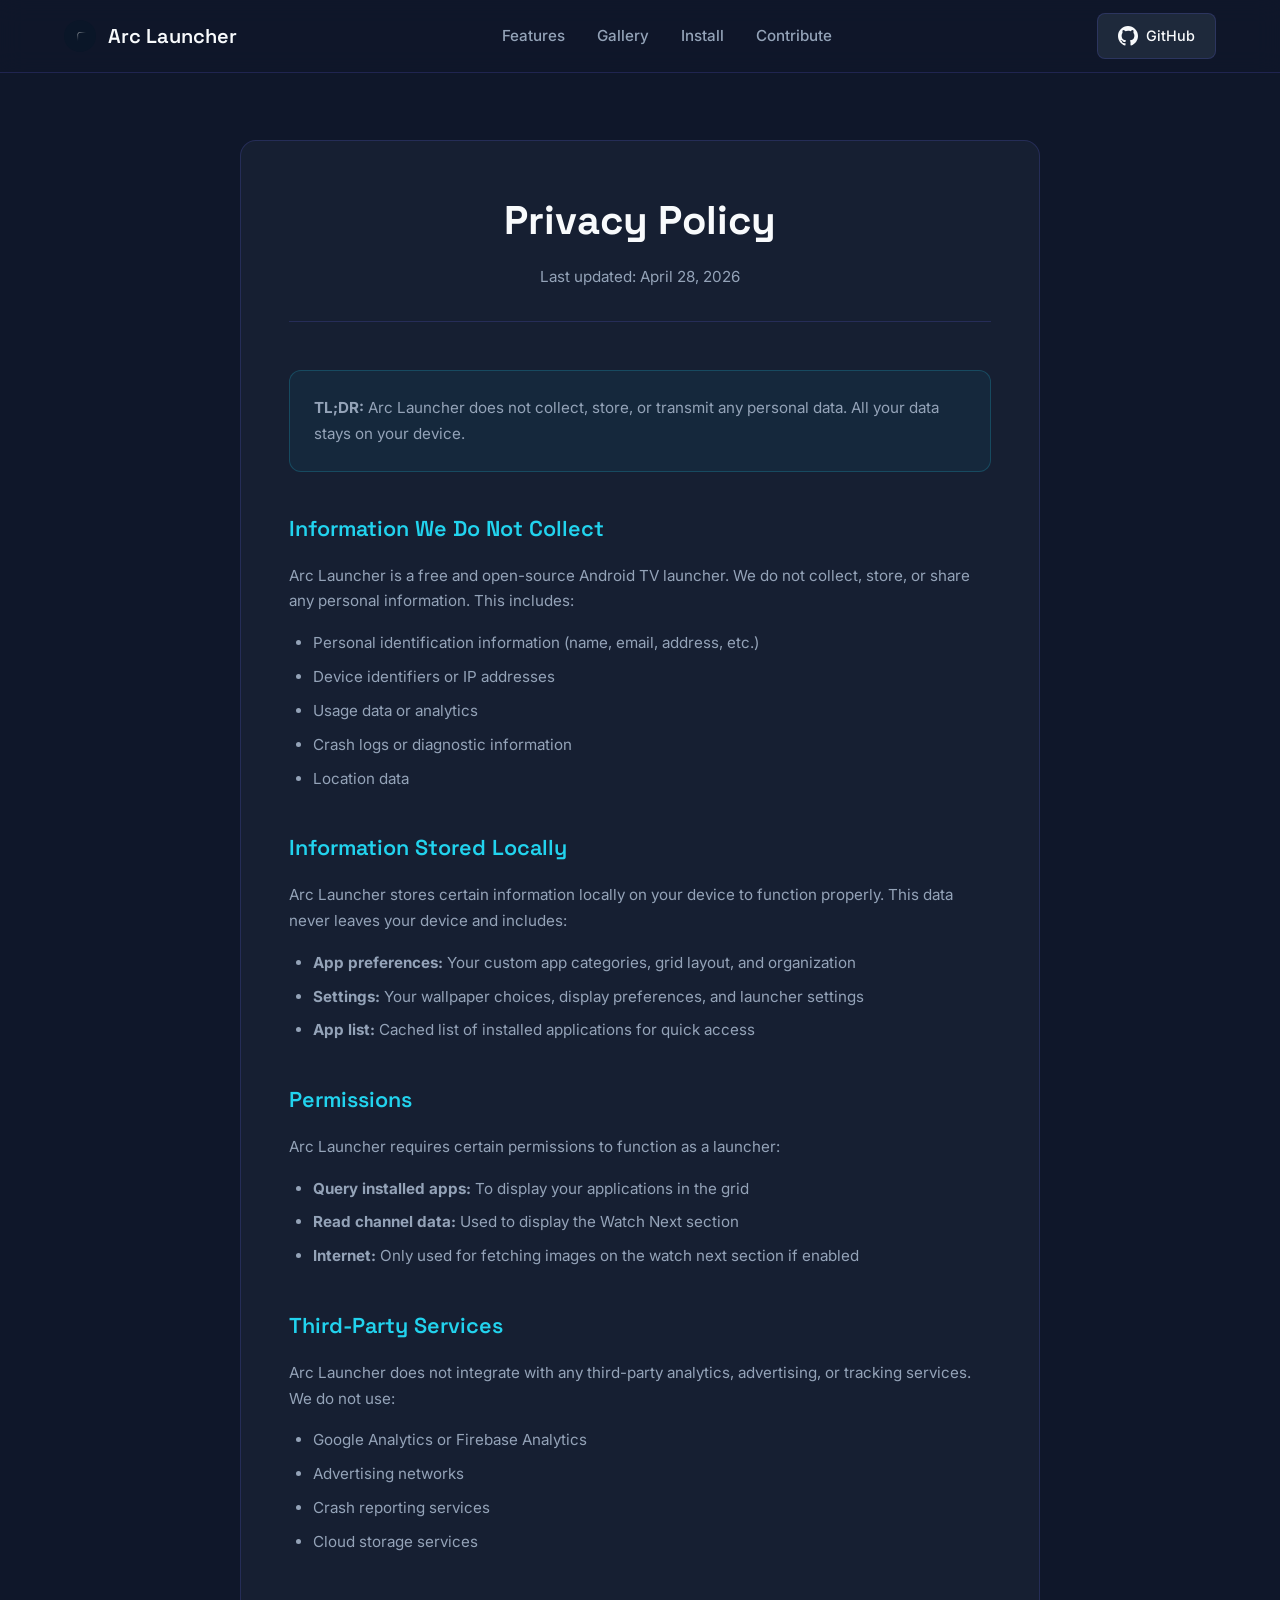
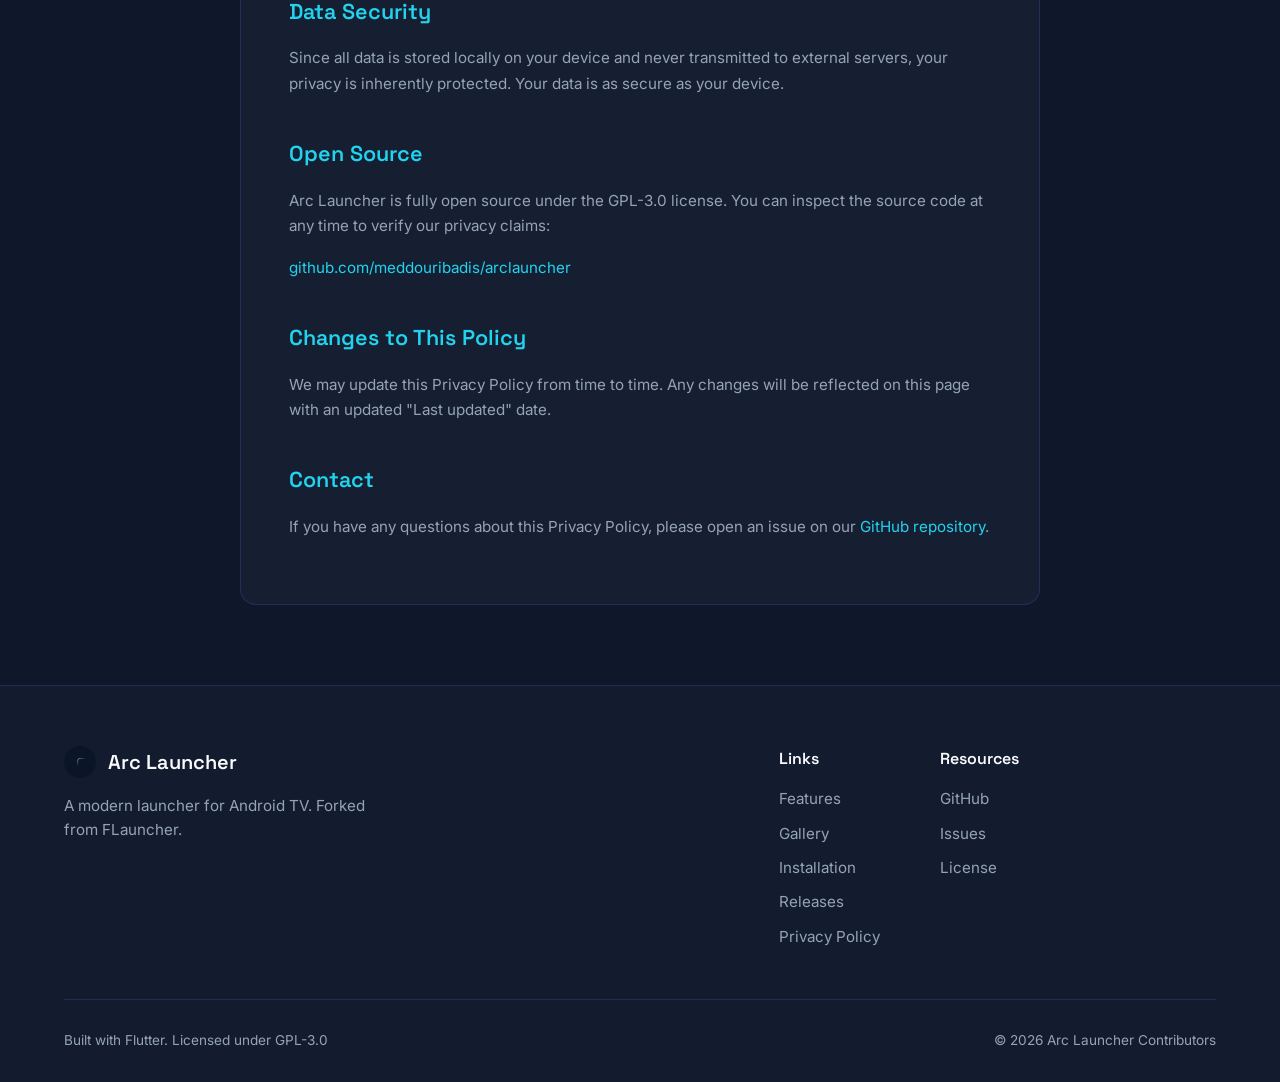
<file: docs/privacy.html>
<!DOCTYPE html>
<html lang="en">
<head>
    <meta charset="UTF-8">
    <meta name="viewport" content="width=device-width, initial-scale=1.0">
    <title>Privacy Policy - Arc Launcher</title>
    <link rel="preconnect" href="https://fonts.googleapis.com">
    <link rel="preconnect" href="https://fonts.gstatic.com" crossorigin>
    <link href="https://fonts.googleapis.com/css2?family=Inter:wght@400;500;600&family=Space+Grotesk:wght@500;600;700&display=swap" rel="stylesheet">
    <link rel="stylesheet" href="styles.css">
    <link rel="icon" href="icon.png" type="image/png">
    <style>
        /* Privacy Policy Specific Styles */
        .privacy-section {
            padding: 140px 0 80px;
            min-height: calc(100vh - 300px);
        }

        .privacy-container {
            max-width: 800px;
            margin: 0 auto;
            padding: 48px;
            background: var(--color-card);
            border: 1px solid var(--color-border);
            border-radius: 16px;
        }

        .privacy-header {
            text-align: center;
            margin-bottom: 48px;
            padding-bottom: 32px;
            border-bottom: 1px solid var(--color-border);
        }

        .privacy-header h1 {
            font-family: var(--font-heading);
            font-size: 2.5rem;
            font-weight: 700;
            margin-bottom: 12px;
        }

        .privacy-header p {
            color: var(--color-text-muted);
            font-size: 0.95rem;
        }

        .privacy-content h2 {
            font-family: var(--font-heading);
            font-size: 1.35rem;
            font-weight: 600;
            margin-top: 40px;
            margin-bottom: 16px;
            color: var(--color-accent);
        }

        .privacy-content h2:first-child {
            margin-top: 0;
        }

        .privacy-content p {
            color: var(--color-text-muted);
            font-size: 0.95rem;
            line-height: 1.7;
            margin-bottom: 16px;
        }

        .privacy-content ul {
            color: var(--color-text-muted);
            font-size: 0.95rem;
            line-height: 1.7;
            margin-bottom: 16px;
            padding-left: 24px;
        }

        .privacy-content li {
            margin-bottom: 8px;
        }

        .privacy-content a {
            color: var(--color-accent);
            text-decoration: none;
        }

        .privacy-content a:hover {
            text-decoration: underline;
        }

        .highlight-box {
            background: rgba(34, 211, 238, 0.05);
            border: 1px solid rgba(34, 211, 238, 0.2);
            border-radius: 12px;
            padding: 24px;
            margin: 24px 0;
        }

        .highlight-box p {
            margin-bottom: 0;
        }

        @media (max-width: 768px) {
            .privacy-section {
                padding: 120px 0 60px;
            }

            .privacy-container {
                padding: 32px 24px;
                margin: 0 16px;
            }

            .privacy-header h1 {
                font-size: 1.8rem;
            }

            .privacy-content h2 {
                font-size: 1.2rem;
            }
        }
    </style>
</head>
<body>
    <!-- Navigation -->
    <header class="navbar">
        <div class="container">
            <div class="nav-content">
                <a href="index.html" class="logo">
                    <img src="icon.png" alt="Arc Launcher" class="logo-icon">
                    Arc Launcher
                </a>
                <nav class="nav-links">
                    <a href="index.html#features">Features</a>
                    <a href="index.html#gallery">Gallery</a>
                    <a href="index.html#install">Install</a>
                    <a href="index.html#contribute">Contribute</a>
                </nav>
                <a href="https://github.com/meddouribadis/arclauncher" target="_blank" rel="noopener" class="btn-github" aria-label="View on GitHub">
                    <svg class="icon-github" viewBox="0 0 24 24" fill="currentColor">
                        <path d="M12 0C5.374 0 0 5.373 0 12c0 5.302 3.438 9.8 8.207 11.387.599.111.793-.261.793-.577v-2.234c-3.338.726-4.033-1.416-4.033-1.416-.546-1.387-1.333-1.756-1.333-1.756-1.089-.745.083-.729.083-.729 1.205.084 1.839 1.237 1.839 1.237 1.07 1.834 2.807 1.304 3.492.997.107-.775.418-1.305.762-1.604-2.665-.305-5.467-1.334-5.467-5.931 0-1.311.469-2.381 1.236-3.221-.124-.303-.535-1.524.117-3.176 0 0 1.008-.322 3.301 1.23A11.509 11.509 0 0112 5.803c1.02.005 2.047.138 3.006.404 2.291-1.552 3.297-1.23 3.297-1.23.653 1.653.242 2.874.118 3.176.77.84 1.235 1.911 1.235 3.221 0 4.609-2.807 5.624-5.479 5.921.43.372.823 1.102.823 2.222v3.293c0 .319.192.694.801.576C20.566 21.797 24 17.3 24 12c0-6.627-5.373-12-12-12z" />
                    </svg>
                    GitHub
                </a>
            </div>
        </div>
    </header>

    <!-- Privacy Policy Content -->
    <section class="privacy-section">
        <div class="container">
            <div class="privacy-container">
                <div class="privacy-header">
                    <h1>Privacy Policy</h1>
                    <p>Last updated: April 28, 2026</p>
                </div>

                <div class="privacy-content">
                    <div class="highlight-box">
                        <p><strong>TL;DR:</strong> Arc Launcher does not collect, store, or transmit any personal data. All your data stays on your device.</p>
                    </div>

                    <h2>Information We Do Not Collect</h2>
                    <p>Arc Launcher is a free and open-source Android TV launcher. We do not collect, store, or share any personal information. This includes:</p>
                    <ul>
                        <li>Personal identification information (name, email, address, etc.)</li>
                        <li>Device identifiers or IP addresses</li>
                        <li>Usage data or analytics</li>
                        <li>Crash logs or diagnostic information</li>
                        <li>Location data</li>
                    </ul>

                    <h2>Information Stored Locally</h2>
                    <p>Arc Launcher stores certain information locally on your device to function properly. This data never leaves your device and includes:</p>
                    <ul>
                        <li><strong>App preferences:</strong> Your custom app categories, grid layout, and organization</li>
                        <li><strong>Settings:</strong> Your wallpaper choices, display preferences, and launcher settings</li>
                        <li><strong>App list:</strong> Cached list of installed applications for quick access</li>
                    </ul>

                    <h2>Permissions</h2>
                    <p>Arc Launcher requires certain permissions to function as a launcher:</p>
                    <ul>
                        <li><strong>Query installed apps:</strong> To display your applications in the grid</li>
                        <li><strong>Read channel data:</strong> Used to display the Watch Next section</li>
                        <li><strong>Internet:</strong> Only used for fetching images on the watch next section if enabled</li>
                    </ul>

                    <h2>Third-Party Services</h2>
                    <p>Arc Launcher does not integrate with any third-party analytics, advertising, or tracking services. We do not use:</p>
                    <ul>
                        <li>Google Analytics or Firebase Analytics</li>
                        <li>Advertising networks</li>
                        <li>Crash reporting services</li>
                        <li>Cloud storage services</li>
                    </ul>

                    <h2>Data Security</h2>
                    <p>Since all data is stored locally on your device and never transmitted to external servers, your privacy is inherently protected. Your data is as secure as your device.</p>

                    <h2>Open Source</h2>
                    <p>Arc Launcher is fully open source under the GPL-3.0 license. You can inspect the source code at any time to verify our privacy claims:</p>
                    <p><a href="https://github.com/meddouribadis/arclauncher" target="_blank" rel="noopener">github.com/meddouribadis/arclauncher</a></p>

                    <h2>Changes to This Policy</h2>
                    <p>We may update this Privacy Policy from time to time. Any changes will be reflected on this page with an updated "Last updated" date.</p>

                    <h2>Contact</h2>
                    <p>If you have any questions about this Privacy Policy, please open an issue on our <a href="https://github.com/meddouribadis/arclauncher/issues" target="_blank" rel="noopener">GitHub repository</a>.</p>
                </div>
            </div>
        </div>
    </section>

    <!-- Footer -->
    <footer class="footer">
        <div class="container">
            <div class="footer-content">
                <div class="footer-brand">
                    <a href="index.html" class="logo">
                        <img src="icon.png" alt="Arc Launcher" class="logo-icon">
                        Arc Launcher
                    </a>
                    <p>A modern launcher for Android TV. Forked from FLauncher.</p>
                </div>
                <div class="footer-links">
                    <div class="footer-group">
                        <h4>Links</h4>
                        <a href="index.html#features">Features</a>
                        <a href="index.html#gallery">Gallery</a>
                        <a href="index.html#install">Installation</a>
                        <a href="https://github.com/meddouribadis/arclauncher/releases" target="_blank" rel="noopener">Releases</a>
                        <a href="privacy.html">Privacy Policy</a>
                    </div>
                    <div class="footer-group">
                        <h4>Resources</h4>
                        <a href="https://github.com/meddouribadis/arclauncher" target="_blank" rel="noopener">GitHub</a>
                        <a href="https://github.com/meddouribadis/arclauncher/issues" target="_blank" rel="noopener">Issues</a>
                        <a href="https://github.com/meddouribadis/arclauncher/blob/main/LICENSE" target="_blank" rel="noopener">License</a>
                    </div>
                </div>
            </div>
            <div class="footer-bottom">
                <p>Built with Flutter. Licensed under GPL-3.0</p>
                <p>&copy; 2026 Arc Launcher Contributors</p>
            </div>
        </div>
    </footer>
</body>
</html>
</file>
<file: docs/styles.css>
:root {
    --color-bg: #0F172A;
    --color-bg-secondary: #1E293B;
    --color-text: #F8FAFC;
    --color-text-muted: #94A3B8;
    --color-primary: #6366F1;
    --color-accent: #22D3EE;
    --color-border: rgba(99, 102, 241, 0.2);
    --color-card: rgba(30, 41, 59, 0.5);
    --font-heading: 'Space Grotesk', sans-serif;
    --font-body: 'Inter', sans-serif;
}

* {
    margin: 0;
    padding: 0;
    box-sizing: border-box;
}

html {
    scroll-behavior: smooth;
}

body {
    font-family: var(--font-body);
    background-color: var(--color-bg);
    color: var(--color-text);
    line-height: 1.6;
    overflow-x: hidden;
}

.container {
    max-width: 1200px;
    margin: 0 auto;
    padding: 0 24px;
}

/* Navigation */
.navbar {
    position: fixed;
    top: 0;
    left: 0;
    right: 0;
    z-index: 100;
    background: rgba(15, 23, 42, 0.8);
    backdrop-filter: blur(12px);
    border-bottom: 1px solid var(--color-border);
}

.nav-content {
    display: flex;
    align-items: center;
    justify-content: space-between;
    height: 72px;
}

.logo {
    display: flex;
    align-items: center;
    gap: 12px;
    font-family: var(--font-heading);
    font-size: 1.25rem;
    font-weight: 600;
    color: var(--color-text);
    text-decoration: none;
}

.logo-icon {
    width: 32px;
    height: 32px;
    border-radius: 100%;
}

.nav-links {
    display: flex;
    gap: 32px;
}

.nav-links a {
    color: var(--color-text-muted);
    text-decoration: none;
    font-weight: 500;
    font-size: 0.95rem;
    transition: color 0.2s ease;
}

.nav-links a:hover {
    color: var(--color-text);
}

.btn-github {
    display: flex;
    align-items: center;
    gap: 8px;
    padding: 10px 20px;
    background: var(--color-bg-secondary);
    border: 1px solid var(--color-border);
    border-radius: 8px;
    color: var(--color-text);
    text-decoration: none;
    font-weight: 500;
    font-size: 0.9rem;
    transition: all 0.2s ease;
}

.btn-github:hover {
    background: rgba(99, 102, 241, 0.1);
    border-color: rgba(99, 102, 241, 0.4);
}

.icon-github {
    width: 20px;
    height: 20px;
}

/* Buttons */
.btn-primary {
    display: inline-flex;
    align-items: center;
    gap: 8px;
    padding: 14px 28px;
    background: linear-gradient(135deg, var(--color-primary), #8B5CF6);
    border: none;
    border-radius: 10px;
    color: white;
    text-decoration: none;
    font-weight: 600;
    font-size: 1rem;
    cursor: pointer;
    transition: all 0.2s ease;
    box-shadow: 0 4px 20px rgba(99, 102, 241, 0.3);
}

.btn-primary:hover {
    transform: translateY(-2px);
    box-shadow: 0 8px 30px rgba(99, 102, 241, 0.4);
}

.btn-secondary {
    display: inline-flex;
    align-items: center;
    gap: 8px;
    padding: 14px 28px;
    background: transparent;
    border: 1px solid var(--color-border);
    border-radius: 10px;
    color: var(--color-text);
    text-decoration: none;
    font-weight: 500;
    font-size: 1rem;
    transition: all 0.2s ease;
}

.btn-secondary:hover {
    background: rgba(99, 102, 241, 0.1);
    border-color: rgba(99, 102, 241, 0.4);
}

.btn-downloader {
    display: inline-flex;
    align-items: center;
    gap: 8px;
    padding: 12px 20px;
    background: rgba(34, 211, 238, 0.1);
    border: 1px solid rgba(34, 211, 238, 0.3);
    border-radius: 8px;
    color: var(--color-accent);
    text-decoration: none;
    font-weight: 500;
    font-size: 0.9rem;
    cursor: pointer;
    transition: all 0.2s ease;
    margin-top: 12px;
}

.btn-downloader:hover {
    background: rgba(34, 211, 238, 0.2);
    border-color: var(--color-accent);
}

.btn-downloader svg {
    width: 18px;
    height: 18px;
}

.code-highlight {
    background: rgba(99, 102, 241, 0.15);
    border: 1px solid rgba(99, 102, 241, 0.3);
    border-radius: 4px;
    padding: 2px 8px;
    font-family: 'Menlo', 'Monaco', monospace;
    font-weight: 600;
    color: var(--color-accent);
    font-size: 0.95em;
}

/* Orange Accent Button */
.btn-orange {
    display: inline-flex;
    align-items: center;
    gap: 8px;
    padding: 14px 28px;
    background: linear-gradient(135deg, #F97316, #EA580C);
    border: none;
    border-radius: 10px;
    color: white;
    text-decoration: none;
    font-weight: 600;
    font-size: 1rem;
    cursor: pointer;
    transition: all 0.2s ease;
    box-shadow: 0 4px 20px rgba(249, 115, 22, 0.3);
}

.btn-orange:hover {
    transform: translateY(-2px);
    box-shadow: 0 8px 30px rgba(249, 115, 22, 0.4);
}

.btn-orange-outline {
    display: inline-flex;
    align-items: center;
    gap: 8px;
    padding: 14px 28px;
    background: transparent;
    border: 1px solid rgba(249, 115, 22, 0.4);
    border-radius: 10px;
    color: #F97316;
    text-decoration: none;
    font-weight: 500;
    font-size: 1rem;
    transition: all 0.2s ease;
}

.btn-orange-outline:hover {
    background: rgba(249, 115, 22, 0.1);
    border-color: #F97316;
}

.icon-download {
    width: 20px;
    height: 20px;
}

.btn-large {
    padding: 16px 32px;
    font-size: 1.05rem;
}

/* Hero */
.hero {
    position: relative;
    min-height: 100vh;
    display: flex;
    align-items: center;
    padding: 100px 0 60px;
    overflow: hidden;
}

.hero-bg {
    position: absolute;
    inset: 0;
    background: radial-gradient(ellipse at 20% 30%, rgba(99, 102, 241, 0.15) 0%, transparent 50%),
                radial-gradient(ellipse at 80% 70%, rgba(34, 211, 238, 0.1) 0%, transparent 50%);
}

.hero-glow {
    position: absolute;
    width: 600px;
    height: 600px;
    background: radial-gradient(circle, rgba(99, 102, 241, 0.3) 0%, transparent 70%);
    border-radius: 50%;
    top: 20%;
    right: -200px;
    filter: blur(100px);
    pointer-events: none;
}

.hero-content {
    display: grid;
    grid-template-columns: 1fr 1fr;
    gap: 60px;
    align-items: center;
}

.hero-badge {
    display: inline-block;
    padding: 6px 16px;
    background: rgba(99, 102, 241, 0.1);
    border: 1px solid var(--color-border);
    border-radius: 20px;
    font-size: 0.85rem;
    font-weight: 500;
    color: var(--color-accent);
    margin-bottom: 24px;
}

.hero-text h1 {
    font-family: var(--font-heading);
    font-size: 3.5rem;
    font-weight: 700;
    line-height: 1.1;
    margin-bottom: 24px;
    letter-spacing: -0.02em;
}

.gradient-text {
    background: linear-gradient(135deg, var(--color-primary), var(--color-accent));
    -webkit-background-clip: text;
    -webkit-text-fill-color: transparent;
    background-clip: text;
}

.hero-subtitle {
    font-size: 1.2rem;
    color: var(--color-text-muted);
    margin-bottom: 32px;
    max-width: 480px;
}

.hero-ctas {
    display: flex;
    gap: 16px;
    flex-wrap: wrap;
}

.hero-visual {
    position: relative;
    display: flex;
    justify-content: center;
}

.hero-screen {
    position: relative;
    width: 100%;
    max-width: 520px;
}

.hero-screen img {
    width: 100%;
    height: auto;
    border-radius: 12px;
    box-shadow: 0 25px 80px rgba(0, 0, 0, 0.5);
    border: 1px solid rgba(255, 255, 255, 0.1);
}

.screen-glow {
    position: absolute;
    inset: -20px;
    background: radial-gradient(ellipse at center, rgba(99, 102, 241, 0.2) 0%, transparent 70%);
    z-index: -1;
    filter: blur(40px);
}

/* Section Header */
.section-header {
    text-align: center;
    margin-bottom: 60px;
}

.section-badge {
    display: inline-block;
    padding: 6px 16px;
    background: rgba(99, 102, 241, 0.1);
    border: 1px solid var(--color-border);
    border-radius: 20px;
    font-size: 0.85rem;
    font-weight: 500;
    color: var(--color-accent);
    margin-bottom: 20px;
}

.section-header h2 {
    font-family: var(--font-heading);
    font-size: 2.5rem;
    font-weight: 700;
    margin-bottom: 16px;
}

.section-subtitle {
    font-size: 1.1rem;
    color: var(--color-text-muted);
    max-width: 500px;
    margin: 0 auto;
}

/* Features */
.features {
    padding: 100px 0;
    background: linear-gradient(180deg, transparent 0%, rgba(30, 41, 59, 0.3) 50%, transparent 100%);
}

.features-grid {
    display: grid;
    grid-template-columns: repeat(3, 1fr);
    gap: 24px;
}

.feature-card {
    padding: 32px;
    background: var(--color-card);
    border: 1px solid var(--color-border);
    border-radius: 16px;
    transition: all 0.3s ease;
}

.feature-card:hover {
    transform: translateY(-4px);
    border-color: rgba(99, 102, 241, 0.4);
    box-shadow: 0 20px 40px rgba(0, 0, 0, 0.2),
                0 0 30px rgba(99, 102, 241, 0.1);
}

.feature-icon {
    width: 56px;
    height: 56px;
    display: flex;
    align-items: center;
    justify-content: center;
    background: linear-gradient(135deg, rgba(99, 102, 241, 0.1), rgba(34, 211, 238, 0.1));
    border: 1px solid var(--color-border);
    border-radius: 12px;
    margin-bottom: 20px;
    color: var(--color-accent);
}

.feature-icon svg {
    width: 28px;
    height: 28px;
}

.feature-card h3 {
    font-family: var(--font-heading);
    font-size: 1.25rem;
    font-weight: 600;
    margin-bottom: 12px;
}

.feature-card p {
    color: var(--color-text-muted);
    font-size: 0.95rem;
    line-height: 1.6;
}

/* Gallery */
.gallery {
    padding: 100px 0;
    background: linear-gradient(180deg, transparent 0%, rgba(30, 41, 59, 0.2) 50%, transparent 100%);
}

.gallery-grid {
    display: grid;
    grid-template-columns: repeat(4, 1fr);
    gap: 20px;
}

.gallery-item {
    position: relative;
    aspect-ratio: 16 / 9;
    background: var(--color-card);
    border: 1px solid var(--color-border);
    border-radius: 12px;
    overflow: hidden;
    transition: all 0.3s ease;
    cursor: pointer;
}

.gallery-item:hover {
    transform: translateY(-4px) scale(1.02);
    border-color: rgba(99, 102, 241, 0.4);
    box-shadow: 0 20px 40px rgba(0, 0, 0, 0.3),
                0 0 30px rgba(99, 102, 241, 0.15);
}

.gallery-item img {
    width: 100%;
    height: 100%;
    object-fit: cover;
    display: block;
}

.gallery-caption {
    position: absolute;
    bottom: 0;
    left: 0;
    right: 0;
    padding: 12px 16px;
    background: linear-gradient(transparent, rgba(15, 23, 42, 0.95));
    color: var(--color-text);
    font-size: 0.85rem;
    font-weight: 500;
    opacity: 0;
    transform: translateY(10px);
    transition: all 0.3s ease;
}

.gallery-item:hover .gallery-caption {
    opacity: 1;
    transform: translateY(0);
}

@media (max-width: 1024px) {
    .gallery-grid {
        grid-template-columns: repeat(3, 1fr);
    }
}

@media (max-width: 768px) {
    .gallery-grid {
        grid-template-columns: repeat(2, 1fr);
        gap: 16px;
    }
}

@media (max-width: 480px) {
    .gallery-grid {
        grid-template-columns: 1fr;
    }
}

/* Installation */
.install {
    padding: 100px 0;
}

.install-steps {
    display: flex;
    flex-direction: column;
    gap: 24px;
}

.step {
    display: grid;
    grid-template-columns: 80px 1fr 200px;
    gap: 32px;
    align-items: center;
    padding: 32px;
    background: var(--color-card);
    border: 1px solid var(--color-border);
    border-radius: 16px;
    transition: all 0.3s ease;
}

.step:hover {
    border-color: rgba(99, 102, 241, 0.4);
}

.step-number {
    font-family: var(--font-heading);
    font-size: 2.5rem;
    font-weight: 700;
    color: var(--color-primary);
    opacity: 0.8;
}

.step-content h3 {
    font-family: var(--font-heading);
    font-size: 1.35rem;
    font-weight: 600;
    margin-bottom: 8px;
}

.step-content p {
    color: var(--color-text-muted);
    font-size: 0.95rem;
    line-height: 1.6;
}

.step-visual {
    display: flex;
    justify-content: center;
    align-items: center;
}

.step-visual svg {
    width: 100%;
    height: auto;
}

/* Set Default Launcher */
.set-default {
    padding: 100px 0;
    background: linear-gradient(180deg, rgba(30, 41, 59, 0.3) 0%, transparent 100%);
}

.setup-methods {
    display: grid;
    grid-template-columns: repeat(auto-fit, minmax(350px, 1fr));
    gap: 24px;
}

.setup-card {
    padding: 32px;
    background: var(--color-card);
    border: 1px solid var(--color-border);
    border-radius: 16px;
    transition: all 0.3s ease;
}

.setup-card:hover {
    border-color: rgba(99, 102, 241, 0.4);
}

.setup-icon {
    width: 56px;
    height: 56px;
    display: flex;
    align-items: center;
    justify-content: center;
    border: 1px solid var(--color-border);
    border-radius: 12px;
    margin-bottom: 20px;
}

.setup-icon svg {
    width: 28px;
    height: 28px;
}

.setup-icon.method-1 {
    background: linear-gradient(135deg, rgba(99, 102, 241, 0.1), rgba(139, 92, 246, 0.1));
    color: var(--color-primary);
}

.setup-icon.method-2 {
    background: linear-gradient(135deg, rgba(34, 211, 238, 0.1), rgba(99, 102, 241, 0.1));
    color: var(--color-accent);
}

.setup-icon.fire-tv {
    background: linear-gradient(135deg, rgba(249, 115, 22, 0.1), rgba(234, 88, 12, 0.1));
    color: #F97316;
    border-color: rgba(249, 115, 22, 0.3);
}

.setup-card h3 {
    font-family: var(--font-heading);
    font-size: 1.25rem;
    font-weight: 600;
    margin-bottom: 12px;
}

.setup-desc {
    color: var(--color-text-muted);
    font-size: 0.95rem;
    line-height: 1.6;
    margin-bottom: 20px;
}

.setup-steps {
    list-style: none;
    counter-reset: step;
    margin: 0;
    padding: 0;
}

.setup-steps li {
    position: relative;
    padding-left: 32px;
    margin-bottom: 12px;
    color: var(--color-text);
    font-size: 0.95rem;
    line-height: 1.5;
}

.setup-steps li::before {
    counter-increment: step;
    content: counter(step);
    position: absolute;
    left: 0;
    top: 2px;
    width: 20px;
    height: 20px;
    background: var(--color-primary);
    border-radius: 50%;
    font-size: 0.7rem;
    font-weight: 700;
    color: white;
    display: flex;
    align-items: center;
    justify-content: center;
}

.setup-steps li a {
    color: var(--color-accent);
    text-decoration: none;
}

.setup-note {
    display: flex;
    gap: 12px;
    align-items: flex-start;
    padding: 16px;
    background: rgba(99, 102, 241, 0.05);
    border: 1px solid var(--color-border);
    border-radius: 8px;
    margin-top: 16px;
}

.setup-note svg {
    width: 20px;
    height: 20px;
    color: var(--color-accent);
    flex-shrink: 0;
}

.setup-note span {
    color: var(--color-text-muted);
    font-size: 0.9rem;
}

.setup-divider {
    margin: 32px 0;
    border: none;
    height: 1px;
    background: linear-gradient(90deg, transparent, var(--color-border), transparent);
}

.fire-tv-section {
    padding-top: 8px;
}

.fire-tv-section .setup-icon {
    margin-bottom: 16px;
}

.fire-tv-section h3 {
    font-family: var(--font-heading);
    font-size: 1.25rem;
    font-weight: 600;
    margin-bottom: 12px;
}

.fire-tv-section .setup-desc {
    color: var(--color-text-muted);
    font-size: 0.95rem;
    line-height: 1.6;
    margin-bottom: 20px;
}

.fire-tv-section .btn-orange {
    width: 100%;
    justify-content: center;
}

.setup-note.warning {
    background: rgba(234, 88, 12, 0.05);
    border-color: rgba(234, 88, 12, 0.2);
}

.setup-note.warning svg {
    color: #EA580C;
}

.warning-box {
    display: flex;
    gap: 12px;
    align-items: flex-start;
    padding: 16px;
    background: rgba(234, 88, 12, 0.08);
    border: 1px solid rgba(234, 88, 12, 0.3);
    border-radius: 8px;
    margin-bottom: 16px;
}

.warning-box svg {
    width: 20px;
    height: 20px;
    color: #EA580C;
    flex-shrink: 0;
}

.warning-box div {
    color: var(--color-text);
    font-size: 0.9rem;
    line-height: 1.5;
}

.warning-box div strong {
    color: #EA580C;
}

.code-block {
    background: var(--color-bg);
    border: 1px solid var(--color-border);
    border-radius: 8px;
    overflow: hidden;
    margin-bottom: 16px;
}

.code-block .code-header {
    display: flex;
    justify-content: space-between;
    align-items: center;
    padding: 12px 16px;
    background: rgba(30, 41, 59, 0.8);
    border-bottom: 1px solid var(--color-border);
}

.code-block .code-header span {
    font-size: 0.85rem;
    color: var(--color-text-muted);
    font-family: var(--font-heading);
}

.code-block .code-content {
    padding: 16px;
    margin: 0;
    font-family: 'Menlo', 'Monaco', 'Cascadia Code', monospace;
    font-size: 0.85rem;
    line-height: 1.6;
    color: var(--color-text);
    overflow-x: auto;
}

.code-block code {
    color: var(--color-text);
    font-family: inherit;
}

.code-block .btn-copy {
    padding: 6px;
    background: transparent;
    border: none;
    color: var(--color-text-muted);
    cursor: pointer;
    border-radius: 4px;
    transition: all 0.2s ease;
}

.code-block .btn-copy:hover {
    color: var(--color-text);
    background: rgba(255, 255, 255, 0.1);
}

.code-block .btn-copy svg {
    width: 16px;
    height: 16px;
}

.fire-tv-card {
    display: flex;
    flex-direction: column;
}

.fire-tv-card .btn-orange {
    margin-top: auto;
}

.fire-tv-note {
    margin-top: 16px;
    color: var(--color-text-muted);
    font-size: 0.85rem;
    text-align: center;
}

@media (max-width: 768px) {
    .setup-methods {
        grid-template-columns: 1fr;
    }
}

/* Contribute */
.contribute {
    padding: 80px 0;
}

.contribute-card {
    display: grid;
    grid-template-columns: 1fr 1fr;
    gap: 60px;
    padding: 60px;
    background: linear-gradient(135deg, rgba(30, 41, 59, 0.8), rgba(15, 23, 42, 0.9));
    border: 1px solid var(--color-border);
    border-radius: 24px;
    overflow: hidden;
    position: relative;
}

.contribute-card::before {
    content: '';
    position: absolute;
    top: -100px;
    right: -100px;
    width: 300px;
    height: 300px;
    background: radial-gradient(circle, rgba(99, 102, 241, 0.2) 0%, transparent 70%);
    filter: blur(60px);
}

.contribute-content {
    display: flex;
    flex-direction: column;
    justify-content: center;
}

.contribute-content .section-header {
    text-align: left;
    margin-bottom: 32px;
}

.contribute-content .section-header .section-subtitle {
    margin: 0;
    max-width: 400px;
}

.contribute-stats {
    display: flex;
    gap: 40px;
    margin-bottom: 32px;
}

.stat {
    text-align: left;
}

.stat-value {
    display: block;
    font-family: var(--font-heading);
    font-size: 1.5rem;
    font-weight: 700;
    color: var(--color-accent);
}

.stat-label {
    font-size: 0.9rem;
    color: var(--color-text-muted);
}

.contribute-visual {
    display: flex;
    align-items: center;
    justify-content: center;
}

.code-preview {
    width: 100%;
    max-width: 400px;
    background: var(--color-bg);
    border-radius: 12px;
    overflow: hidden;
    box-shadow: 0 20px 60px rgba(0, 0, 0, 0.4);
}

.code-header {
    display: flex;
    align-items: center;
    gap: 8px;
    padding: 12px 16px;
    background: rgba(30, 41, 59, 0.8);
    border-bottom: 1px solid var(--color-border);
}

.code-dot {
    width: 12px;
    height: 12px;
    border-radius: 50%;
}

.code-dot:nth-child(1) { background: #EF4444; }
.code-dot:nth-child(2) { background: #F59E0B; }
.code-dot:nth-child(3) { background: #10B981; }

.code-filename {
    margin-left: auto;
    font-size: 0.8rem;
    color: var(--color-text-muted);
    font-family: 'Menlo', 'Monaco', monospace;
}

.code-content {
    padding: 20px;
    font-family: 'Menlo', 'Monaco', 'Cascadia Code', monospace;
    font-size: 0.85rem;
    line-height: 1.8;
}

.code-line {
    white-space: pre;
}

.code-comment { color: #64748B; }
.code-keyword { color: #C792EA; }
.code-class { color: #FFCB6B; }
.code-function { color: #82AAFF; }

/* Footer */
.footer {
    padding: 60px 0 30px;
    border-top: 1px solid var(--color-border);
    background: rgba(30, 41, 59, 0.3);
}

.footer-content {
    display: grid;
    grid-template-columns: 1.5fr 1fr;
    gap: 60px;
    margin-bottom: 40px;
}

.footer-brand {
    max-width: 320px;
}

.footer-brand .logo {
    margin-bottom: 16px;
}

.footer-brand p {
    font-size: 0.95rem;
    color: var(--color-text-muted);
}

.footer-links {
    display: flex;
    gap: 60px;
}

.footer-group h4 {
    font-family: var(--font-heading);
    font-size: 1rem;
    font-weight: 600;
    margin-bottom: 16px;
}

.footer-group a {
    display: block;
    color: var(--color-text-muted);
    text-decoration: none;
    font-size: 0.95rem;
    margin-bottom: 10px;
    transition: color 0.2s ease;
}

.footer-group a:hover {
    color: var(--color-text);
}

.footer-bottom {
    display: flex;
    justify-content: space-between;
    align-items: center;
    padding-top: 30px;
    border-top: 1px solid var(--color-border);
    font-size: 0.85rem;
    color: var(--color-text-muted);
}

/* Responsive Design */
@media (max-width: 1024px) {
    .hero-content {
        grid-template-columns: 1fr;
        text-align: center;
    }

    .hero-text h1 {
        font-size: 2.8rem;
    }

    .hero-subtitle {
        margin: 0 auto 32px;
    }

    .hero-ctas {
        justify-content: center;
    }

    .hero-visual {
        order: -1;
    }

    .hero-screen {
        max-width: 400px;
    }

    .features-grid {
        grid-template-columns: repeat(2, 1fr);
    }

    .step {
        grid-template-columns: 60px 1fr;
    }

    .step-visual {
        display: none;
    }

    .contribute-card {
        grid-template-columns: 1fr;
    }

    .contribute-visual {
        order: -1;
    }

    .code-preview {
        max-width: 100%;
    }
}

@media (max-width: 768px) {
    .nav-links {
        display: none;
    }

    .hero-text h1 {
        font-size: 2.2rem;
    }

    .hero-subtitle {
        font-size: 1rem;
    }

    .section-header h2 {
        font-size: 1.8rem;
    }

    .features-grid {
        grid-template-columns: 1fr;
    }

    .step {
        grid-template-columns: 1fr;
        text-align: center;
    }

    .step-number {
        font-size: 2rem;
    }

    .contribute-stats {
        justify-content: center;
        gap: 30px;
    }

    .contribute-content .section-header {
        text-align: center;
    }

    .contribute-content .btn-primary {
        margin: 0 auto;
    }

    .footer-content {
        grid-template-columns: 1fr;
    }

    .footer-links {
        flex-direction: column;
        gap: 30px;
    }

    .footer-bottom {
        flex-direction: column;
        gap: 8px;
        text-align: center;
    }

    .contribute-card {
        padding: 30px;
    }
}

@media (max-width: 480px) {
    .btn-primary, .btn-secondary {
        width: 100%;
        justify-content: center;
    }

    .hero-ctas {
        flex-direction: column;
    }

    .contribute-stats {
        flex-direction: column;
        align-items: center;
    }

    .stat {
        text-align: center;
    }
}

/* Reduced motion */
@media (prefers-reduced-motion: reduce) {
    * {
        animation-duration: 0.01ms !important;
        animation-iteration-count: 1 !important;
        transition-duration: 0.01ms !important;
    }

    html {
        scroll-behavior: auto;
    }
}
</file>
